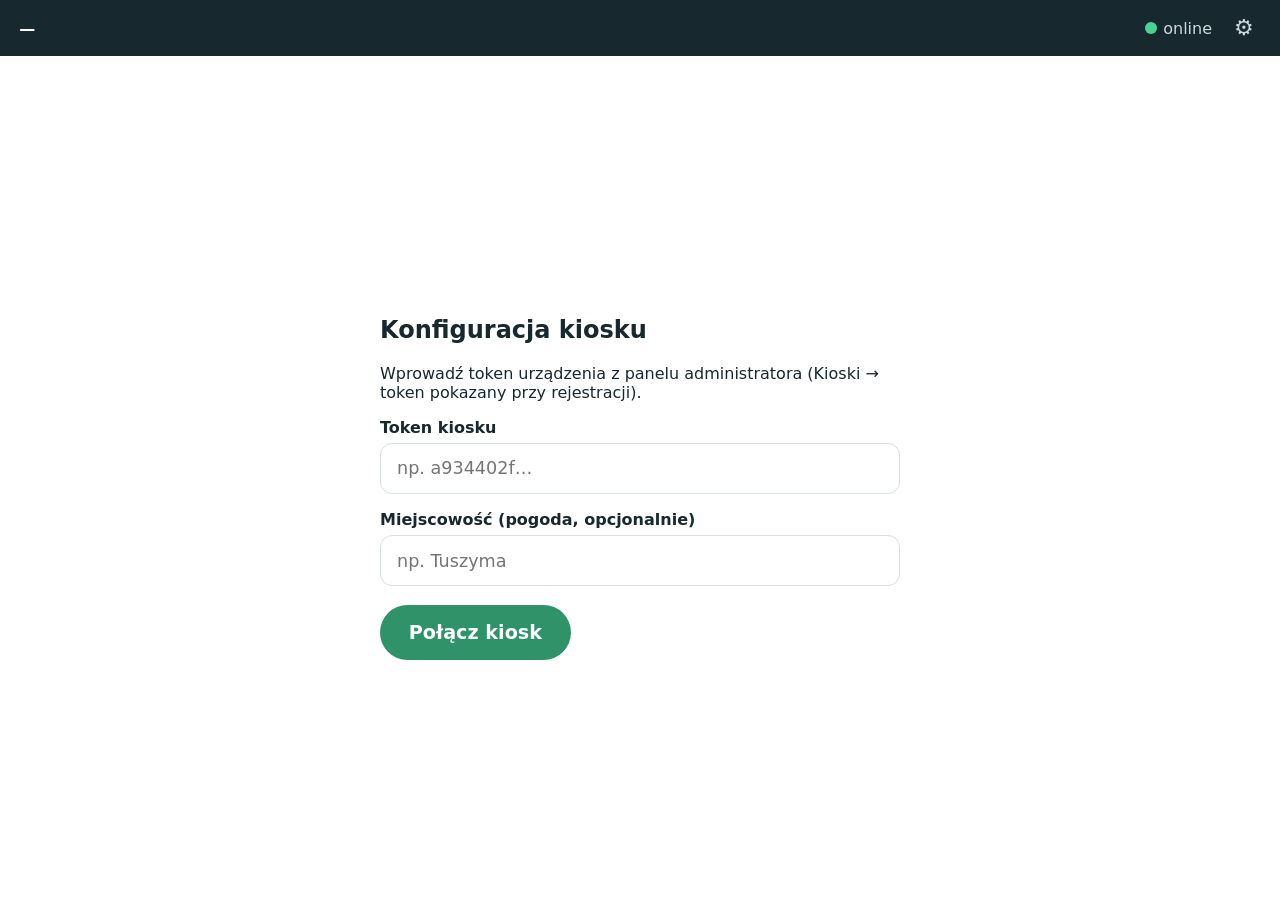
<file: CzaseoPraceo/kiosk/index.html>
<!DOCTYPE html>
<html lang="pl">
<head>
<meta charset="utf-8">
<meta name="viewport" content="width=device-width, initial-scale=1, maximum-scale=1, user-scalable=no, viewport-fit=cover">
<meta name="theme-color" content="#2f9268">
<title>CzaseoPraceo — Kiosk</title>
<link rel="manifest" href="manifest.webmanifest">
<link rel="icon" href="icon.svg" type="image/svg+xml">
<link rel="apple-touch-icon" href="icon.svg">
<link rel="stylesheet" href="style.css">
</head>
<body>

<!-- Pasek statusu: zakład, sieć, do synchronizacji, ustawienia -->
<div class="statusbar">
  <span class="loc" id="loc-name">—</span>
  <span class="spacer"></span>
  <span class="tosync" id="tosync"></span>
  <span class="net" id="net"><span class="dot"></span><span id="net-label">online</span></span>
  <button class="gear" id="gear" title="Ustawienia kiosku" aria-label="Ustawienia kiosku">⚙</button>
</div>

<!-- Pierwsze uruchomienie: token urządzenia -->
<section class="screen" id="screen-setup">
  <div class="box">
    <h1>Konfiguracja kiosku</h1>
    <p>Wprowadź token urządzenia z panelu administratora (Kioski → token pokazany przy rejestracji).</p>
    <label for="token">Token kiosku</label>
    <input type="text" id="token" autocomplete="off" autocapitalize="off" spellcheck="false" placeholder="np. a934402f…">
    <label for="city">Miejscowość (pogoda, opcjonalnie)</label>
    <input type="text" id="city" autocomplete="off" placeholder="np. Tuszyma">
    <div class="setup-error hidden" id="setup-error"></div>
    <button class="btn" id="setup-save">Połącz kiosk</button>
  </div>
</section>

<!-- Bezczynność / tablica informacyjna (tryb nasłuchiwania) -->
<section class="screen" id="screen-idle">
  <div class="board">
    <img id="board-logo" class="board-logo hidden" alt="Logo firmy">
    <div class="board-top">
      <div class="clock-col">
        <div class="clock" id="clock">--:--</div>
        <div class="date" id="date"></div>
        <div class="nameday" id="nameday"></div>
      </div>
      <div class="weather" id="weather" aria-live="polite"></div>
    </div>

    <div class="attendance">
      <div class="att-col att-present">
        <h2>Obecni <span class="cnt" id="present-count">0</span></h2>
        <div class="att-list" id="present-list"></div>
      </div>
      <div class="att-col att-absent">
        <h2>Nieobecni <span class="cnt" id="absent-count">0</span></h2>
        <div class="att-list" id="absent-list"></div>
      </div>
    </div>

    <div class="tap-bar"><span class="ico" aria-hidden="true">⊡</span> Przyłóż kartę do czytnika</div>
  </div>
</section>

<!-- Rozpoznanie + potwierdzenie -->
<section class="screen" id="screen-recognized">
  <img class="screen-logo hidden" data-logo alt="Logo firmy">
  <div class="rec-name" id="rec-name">—</div>
  <div class="rec-action">Wykryto: <strong id="rec-action">—</strong></div>
  <button class="big-btn" id="confirm-btn"><span id="confirm-label">Potwierdź</span></button>
  <button class="cancel-btn" id="cancel-btn">Anuluj</button>
</section>

<!-- Sukces -->
<section class="screen" id="screen-success">
  <img class="screen-logo hidden" data-logo alt="Logo firmy">
  <div class="result-ico" aria-hidden="true">✓</div>
  <div class="result-title" id="success-title">Zarejestrowano</div>
  <div class="result-sub" id="success-sub"></div>
</section>

<!-- Ostrzeżenie (np. dubel <15 min) -->
<section class="screen" id="screen-warn">
  <img class="screen-logo hidden" data-logo alt="Logo firmy">
  <div class="result-ico" aria-hidden="true">!</div>
  <div class="result-title" id="warn-title">Uwaga</div>
  <div class="result-sub" id="warn-sub"></div>
</section>

<!-- Błąd (np. nieznana karta) -->
<section class="screen" id="screen-error">
  <img class="screen-logo hidden" data-logo alt="Logo firmy">
  <div class="result-ico" aria-hidden="true">✕</div>
  <div class="result-title" id="error-title">Błąd</div>
  <div class="result-sub" id="error-sub"></div>
</section>

<script src="imieniny.js"></script>
<script src="app.js"></script>
</body>
</html>
</file>
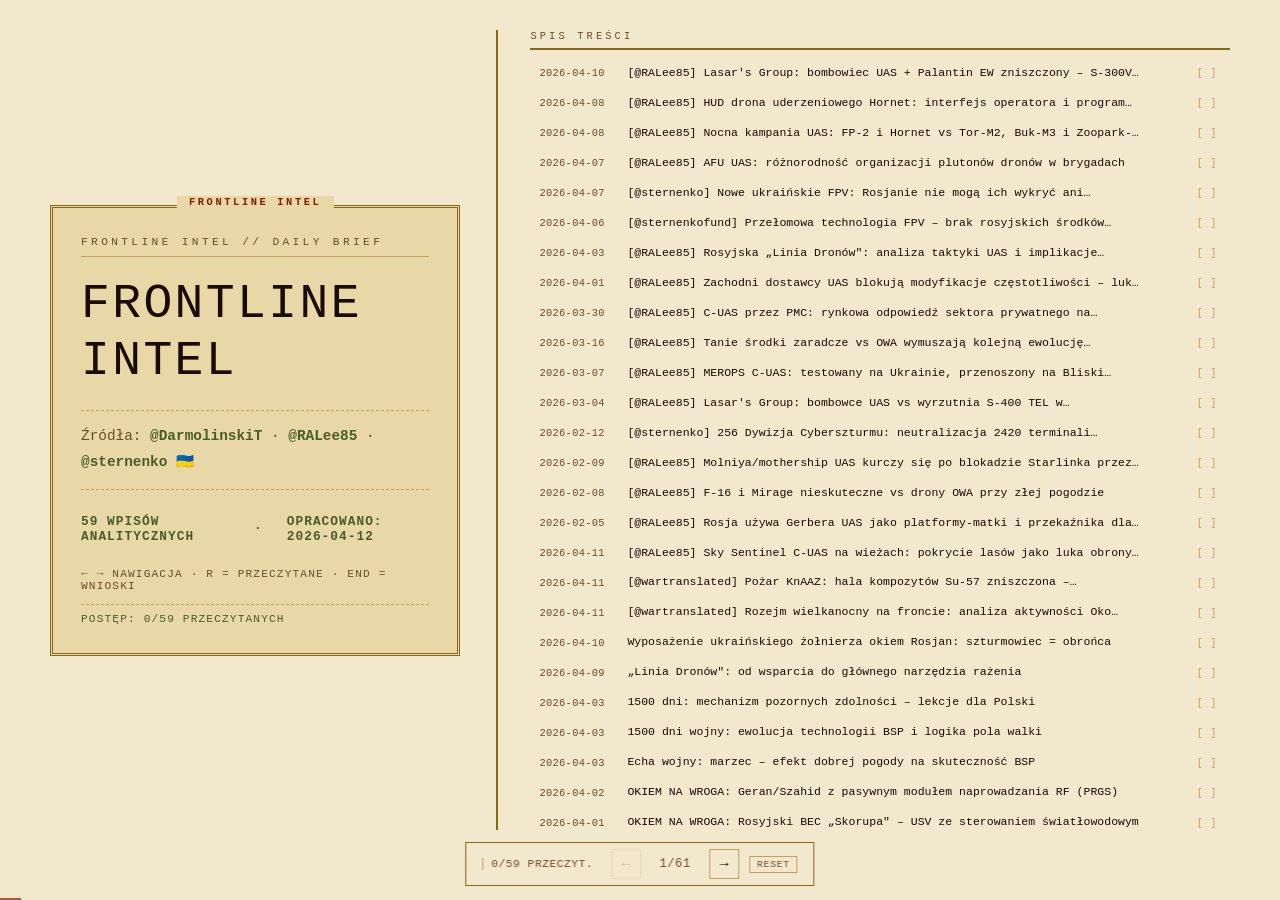
<file: frontline-intel.html>
<!DOCTYPE html>
<html lang="pl">
<head>
<meta charset="UTF-8">
<meta name="viewport" content="width=device-width, initial-scale=1.0">
<title>Frontline Intel</title>
<style>
*,*::before,*::after{box-sizing:border-box;margin:0;padding:0}
:root{
  --bg:#F2E8CE;
  --bg2:#EAD9B0;
  --accent:#8B1A00;
  --stamp:#B22222;
  --olive:#4A5C2A;
  --text:#1A0A00;
  --muted:#6B4C2A;
  --card:#E8D8A8;
  --border:#C4A05A;
  --border2:#8B6914;
}
@import url('https://fonts.googleapis.com/css2?family=Special+Elite&display=swap');
html,body{width:100%;height:100%;overflow:hidden;background:var(--bg);color:var(--text);font-family:'Special Elite','Courier New',Courier,monospace}

/* Paper texture overlay */
body::before{content:'';position:fixed;inset:0;background-image:url("data:image/svg+xml,%3Csvg xmlns='http://www.w3.org/2000/svg' width='300' height='300'%3E%3Cfilter id='noise'%3E%3CfeTurbulence type='fractalNoise' baseFrequency='0.85' numOctaves='4' stitchTiles='stitch'/%3E%3CfeColorMatrix type='saturate' values='0'/%3E%3C/filter%3E%3Crect width='300' height='300' filter='url(%23noise)' opacity='0.04'/%3E%3C/svg%3E");pointer-events:none;z-index:0;opacity:.5}

/* SLIDESHOW */
#slideshow{position:relative;width:100vw;height:100vh;overflow:hidden}
.slide{position:absolute;top:0;left:0;width:100%;height:100%;display:flex;align-items:center;justify-content:center;padding:40px 60px 80px;opacity:0;transition:opacity .3s ease;pointer-events:none;z-index:1}
.slide.active{opacity:1;pointer-events:all}
.slide.prev{opacity:0}

/* TITLE SLIDE */
.title-slide{background:var(--bg);flex-direction:column;text-align:center}
.title-content{max-width:820px;border:3px double var(--border2);padding:40px;position:relative;background:var(--card)}
.title-content::before{content:'FRONTLINE INTEL';position:absolute;top:-12px;left:50%;transform:translateX(-50%);background:var(--card);padding:0 12px;font-size:.65rem;letter-spacing:.25em;color:var(--accent);font-weight:700}
.title-label{font-size:.7rem;letter-spacing:.3em;text-transform:uppercase;color:var(--muted);margin-bottom:1.2rem;border-bottom:1px solid var(--border);padding-bottom:.5rem}
.title-slide h1{font-size:clamp(1.6rem,4vw,3rem);font-weight:400;line-height:1.2;margin-bottom:1.2rem;color:var(--text);text-transform:uppercase;letter-spacing:.05em}
.subtitle{font-size:.9rem;color:var(--muted);line-height:1.8;margin-bottom:1.5rem;border-top:1px dashed var(--border);border-bottom:1px dashed var(--border);padding:.8rem 0}
.meta-info{display:flex;gap:1.5rem;justify-content:center;align-items:center;font-size:.8rem;color:var(--olive);font-weight:700;margin-bottom:1.5rem;letter-spacing:.08em;text-transform:uppercase}
.nav-hint{font-size:.7rem;color:var(--muted);letter-spacing:.1em;text-transform:uppercase}

/* ENTRY SLIDES */
.entry-slide{background:var(--bg);align-items:flex-start;padding-top:40px}
.slide-inner{width:100%;max-width:1050px;height:100%;display:flex;flex-direction:column;gap:10px;position:relative}

/* Typewriter page marks */
.slide-inner::before{content:'';position:absolute;left:-30px;top:0;bottom:0;width:1px;background:rgba(180,50,0,.15)}
.slide-inner::after{content:'';position:absolute;left:-36px;top:0;bottom:0;width:1px;background:rgba(180,50,0,.08)}

.slide-header{display:flex;align-items:center;gap:12px;border-bottom:2px solid var(--border2);padding-bottom:8px;margin-bottom:4px}
.slide-date{font-size:.75rem;font-weight:700;color:var(--accent);letter-spacing:.1em;text-transform:uppercase;flex-shrink:0}
.slide-date::before{content:'DATA: '}
.slide-num-badge{font-size:.7rem;color:var(--muted);letter-spacing:.05em;flex-shrink:0}
.slide-num-badge::before{content:'RAPORT NR '}
.slide-title{font-size:clamp(1rem,2.2vw,1.45rem);font-weight:400;line-height:1.35;color:var(--text);text-transform:uppercase;letter-spacing:.03em;text-decoration:underline;text-decoration-color:var(--border);text-underline-offset:4px}
.slide-url{font-size:.68rem;color:var(--muted);font-style:italic}
.slide-url a{color:var(--muted);text-decoration:none}
.slide-url a:hover{color:var(--accent)}
.slide-url::before{content:'ŹRÓDŁO: ';font-style:normal;font-size:.63rem;letter-spacing:.1em;color:var(--muted)}
.bullets{list-style:none;flex:1;display:flex;flex-direction:column;justify-content:flex-start;gap:8px;overflow:hidden}
.bullets li{font-size:clamp(.78rem,1.3vw,.95rem);line-height:1.6;color:var(--text);padding:8px 12px 8px 24px;background:var(--card);border:1px solid var(--border);position:relative}
.bullets li::before{content:'>';position:absolute;left:8px;color:var(--olive);font-weight:700}
.bullets li::after{content:'';position:absolute;left:0;top:0;bottom:0;width:3px;background:var(--olive)}

/* READ STATE */
.read-btn{margin-left:auto;flex-shrink:0;background:none;border:1.5px solid var(--border);color:var(--muted);font-size:.65rem;padding:3px 10px;cursor:pointer;transition:all .2s;font-family:inherit;letter-spacing:.1em;text-transform:uppercase}
.read-btn:hover{border-color:var(--stamp);color:var(--stamp)}
.slide.is-read .read-btn{
  background:transparent;
  border-color:var(--stamp);
  color:var(--stamp);
  font-weight:700;
  letter-spacing:.15em;
  transform:rotate(-1deg);
  box-shadow:inset 0 0 0 1px rgba(178,34,34,.2);
}
.slide.is-read .slide-title{opacity:.5;text-decoration-line:line-through;text-decoration-color:var(--muted)}
.slide.is-read .slide-date{opacity:.5}
.slide.is-read .bullets li{opacity:.55}

/* FINAL SLIDE */
.final-slide{background:var(--bg);flex-direction:column;text-align:center}
.final-content{max-width:880px;border:3px double var(--border2);padding:36px;background:var(--card);position:relative}
.final-slide h1{font-size:clamp(1.4rem,3vw,2.2rem);font-weight:400;margin-bottom:1.5rem;color:var(--text);text-transform:uppercase;letter-spacing:.1em;text-decoration:underline;text-underline-offset:6px}
.final-bullets{list-style:none;text-align:left;display:flex;flex-direction:column;gap:8px;margin-bottom:1.5rem}
.final-bullets li{font-size:clamp(.8rem,1.2vw,.9rem);line-height:1.65;color:var(--text);padding:8px 12px 8px 24px;background:rgba(74,92,42,.06);border:1px solid rgba(74,92,42,.25);position:relative}
.final-bullets li::before{content:'>';position:absolute;left:8px;color:var(--olive);font-weight:700}
.final-footer{font-size:.7rem;color:var(--muted);letter-spacing:.12em;text-transform:uppercase;border-top:1px dashed var(--border);padding-top:.8rem;margin-top:.5rem}
.accent{color:var(--olive);font-weight:700}

/* PROGRESS BAR */
#progress{position:fixed;bottom:0;left:0;height:2px;background:var(--accent);transition:width .4s ease;z-index:100;opacity:.7}

/* NAV */
#nav{position:fixed;bottom:14px;left:50%;transform:translateX(-50%);display:flex;align-items:center;gap:10px;z-index:100;background:rgba(242,232,206,.92);backdrop-filter:blur(6px);border:1px solid var(--border2);padding:6px 16px}
.nav-btn{background:none;border:1px solid var(--border);color:var(--text);width:30px;height:30px;cursor:pointer;font-size:.9rem;display:flex;align-items:center;justify-content:center;transition:all .2s;font-family:inherit}
.nav-btn:hover{border-color:var(--accent);color:var(--accent)}
.nav-btn:disabled{opacity:.2;cursor:default}
#counter{font-size:.75rem;color:var(--muted);min-width:48px;text-align:center;font-variant-numeric:tabular-nums;letter-spacing:.05em}
#read-counter{font-size:.7rem;color:var(--muted);min-width:60px;text-align:center;padding:0 8px;border-left:1px solid var(--border);letter-spacing:.05em}
#read-counter.all-done{color:var(--olive);font-weight:700}
#btn-reset{background:none;border:1px solid var(--border);color:var(--muted);font-size:.6rem;padding:2px 7px;cursor:pointer;font-family:inherit;letter-spacing:.08em;text-transform:uppercase;transition:all .2s}
#btn-reset:hover{border-color:var(--accent);color:var(--accent)}


/* TITLE SLIDE LAYOUT */
.title-slide{flex-direction:row!important;text-align:left!important;gap:0;align-items:stretch!important;padding:30px 50px 70px!important}
.title-left{flex:0 0 38%;display:flex;align-items:center;border-right:2px solid var(--border2);padding-right:36px}
.title-content{max-width:100%;border:3px double var(--border2);padding:28px;position:relative;background:var(--card);width:100%}
.title-right{flex:1;padding-left:32px;display:flex;flex-direction:column;overflow:hidden}
.toc-label{font-size:.65rem;letter-spacing:.3em;text-transform:uppercase;color:var(--muted);border-bottom:2px solid var(--border2);padding-bottom:6px;margin-bottom:10px}
.toc-read-summary{margin-top:12px;font-size:.7rem;color:var(--olive);letter-spacing:.1em;text-transform:uppercase;border-top:1px dashed var(--border);padding-top:8px}

/* TOC LIST */
.toc-list{flex:1;overflow-y:auto;display:flex;flex-direction:column;gap:3px;padding-right:4px}
.toc-list::-webkit-scrollbar{width:4px}
.toc-list::-webkit-scrollbar-track{background:var(--bg2)}
.toc-list::-webkit-scrollbar-thumb{background:var(--border)}
.toc-item{display:grid;grid-template-columns:80px 1fr 70px;gap:8px;align-items:center;padding:5px 8px;cursor:pointer;border:1px solid transparent;transition:all .15s;font-size:.72rem}
.toc-item:hover{background:var(--card);border-color:var(--border)}
.toc-item.toc-read{opacity:.5}
.toc-item.toc-read .toc-status{color:var(--stamp);font-weight:700}
.toc-date{color:var(--muted);font-size:.65rem;flex-shrink:0;letter-spacing:.03em}
.toc-title{color:var(--text);line-height:1.3;overflow:hidden;display:-webkit-box;-webkit-line-clamp:1;-webkit-box-orient:vertical}
.toc-status{color:var(--border);font-size:.65rem;text-align:right;letter-spacing:.05em;flex-shrink:0}

/* HOME BUTTON + LOGO */
.slide-logo{display:flex;align-items:center;gap:6px;cursor:pointer;flex-shrink:0;user-select:none;transition:opacity .2s}
.slide-logo:hover{opacity:.7}
.logo-emblem{width:28px;height:28px;border:2px solid var(--accent);border-radius:50%;display:flex;align-items:center;justify-content:center;font-size:.6rem;font-weight:700;color:var(--accent);letter-spacing:0;flex-shrink:0;position:relative}
.logo-emblem::before{content:'';position:absolute;inset:2px;border:1px solid rgba(139,26,0,.25);border-radius:50%}
.logo-emblem span{position:relative;z-index:1}
.logo-text{font-size:.55rem;letter-spacing:.18em;color:var(--accent);text-transform:uppercase;line-height:1.2}
.logo-text small{display:block;font-size:.48rem;color:var(--muted);letter-spacing:.12em}

/* ═══════════════════════════════════════════════
   MOBILE RESPONSIVE — max-width: 700px
   ═══════════════════════════════════════════════ */
@media (max-width: 700px) {

  /* === GLOBAL === */
  html, body { overflow: hidden; }

  /* === ENTRY SLIDES === */
  .slide { padding: 14px 14px 70px; align-items: flex-start; }
  .slide-inner { gap: 7px; }

  /* Header row: logo | date+badge | read-btn */
  .slide-header {
    display: grid;
    grid-template-columns: auto 1fr auto;
    gap: 8px;
    align-items: center;
    padding-bottom: 7px;
    flex-wrap: nowrap;
  }
  .slide-date { font-size: .7rem; }
  .slide-date::before { content: ''; } /* remove "DATA:" prefix on mobile */
  .slide-num-badge { font-size: .65rem; text-align: right; }
  .slide-num-badge::before { content: ''; } /* remove "RAPORT NR" on mobile */

  /* Title */
  .slide-title {
    font-size: 1rem !important;
    line-height: 1.35;
    letter-spacing: .01em;
  }

  /* URL */
  .slide-url { font-size: .65rem; }
  .slide-url::before { content: ''; } /* remove "ŹRÓDŁO:" on mobile */

  /* Bullets */
  .bullets { gap: 6px; overflow: visible; }
  .bullets li {
    font-size: .88rem !important;
    line-height: 1.55;
    padding: 9px 10px 9px 22px;
  }

  /* Read button — bigger tap target */
  .read-btn {
    font-size: .6rem;
    padding: 6px 10px;
    min-height: 36px;
    white-space: nowrap;
  }

  /* Logo home button */
  .logo-emblem { width: 26px; height: 26px; }

  /* === TITLE SLIDE — stack vertically === */
  .title-slide {
    flex-direction: column !important;
    align-items: stretch !important;
    padding: 14px 14px 70px !important;
    gap: 0 !important;
    overflow: hidden;
  }
  .title-left {
    flex: 0 0 auto;
    border-right: none !important;
    border-bottom: 2px solid var(--border2);
    padding-right: 0 !important;
    padding-bottom: 12px;
  }
  .title-content {
    padding: 16px;
  }
  .title-content h1 { font-size: 1.4rem; }
  .subtitle { font-size: .78rem; padding: .5rem 0; }
  .meta-info { font-size: .68rem; gap: .7rem; flex-wrap: wrap; }
  .nav-hint { font-size: .62rem; }
  .toc-read-summary { font-size: .65rem; }

  .title-right {
    flex: 1;
    padding-left: 0 !important;
    padding-top: 10px;
    overflow: hidden;
    min-height: 0;
  }
  .toc-label { font-size: .6rem; margin-bottom: 8px; }

  /* TOC items — bigger tap targets */
  .toc-item {
    grid-template-columns: 72px 1fr 50px;
    gap: 6px;
    padding: 8px 6px;
    min-height: 40px;
    font-size: .7rem;
  }
  .toc-date { font-size: .62rem; }
  .toc-title { font-size: .7rem; -webkit-line-clamp: 2; }
  .toc-status { font-size: .6rem; }

  /* === NAVIGATION BAR === */
  #nav {
    padding: 6px 12px;
    gap: 8px;
    bottom: 10px;
  }
  .nav-btn {
    width: 40px;
    height: 40px;
    font-size: 1rem;
  }
  #counter { font-size: .7rem; min-width: 40px; }
  #read-counter { font-size: .65rem; min-width: 52px; padding: 0 6px; }
  #btn-reset { font-size: .58rem; padding: 4px 8px; }

  /* === FINAL SLIDE === */
  .final-content { padding: 20px 16px; }
  .final-slide h1 { font-size: 1.3rem; margin-bottom: 1rem; }
  .final-bullets li { font-size: .85rem; padding: 8px 10px 8px 22px; }
  .final-footer { font-size: .65rem; }

  /* swipe hint — shown only once via JS class */
  .swipe-hint {
    position: fixed;
    bottom: 70px;
    left: 50%;
    transform: translateX(-50%);
    font-size: .65rem;
    color: var(--muted);
    letter-spacing: .1em;
    text-transform: uppercase;
    background: rgba(242,232,206,.9);
    padding: 4px 14px;
    border: 1px dashed var(--border);
    pointer-events: none;
    opacity: 1;
    transition: opacity 1s;
    z-index: 200;
    white-space: nowrap;
  }
  .swipe-hint.hidden { opacity: 0; }
}

/* Extra small — very narrow phones */
@media (max-width: 390px) {
  .slide { padding: 10px 10px 68px; }
  .title-content h1 { font-size: 1.2rem; }
  .slide-title { font-size: .92rem !important; }
  .bullets li { font-size: .82rem !important; }
  .toc-item { grid-template-columns: 60px 1fr 42px; }
}
</style>
</head>
<body>

<div id="slideshow">
<div class="slide title-slide" data-index="0">
<div class="title-left">
  <div class="title-content">
    <div class="title-label">FRONTLINE INTEL // DAILY BRIEF</div>
    <h1>Frontline Intel</h1>
    <div class="subtitle">Źródła: <span class="accent">@DarmolinskiT</span> · <span class="accent">@RALee85</span> · <span class="accent">@sternenko</span> 🇺🇦</div>
    <div class="meta-info">
      <span>59 WPISÓW ANALITYCZNYCH</span>
      <span>·</span>
      <span>OPRACOWANO: 2026-04-12</span>
    </div>
    <div class="nav-hint">← → NAWIGACJA · R = PRZECZYTANE · END = WNIOSKI</div>
    <div class="toc-read-summary" id="toc-summary">POSTĘP: <span id="toc-progress">0/59</span> PRZECZYTANYCH</div>
  </div>
</div>
<div class="title-right">
  <div class="toc-label">SPIS TREŚCI</div>
  <div class="toc-list" id="toc-list">
<div class="toc-item" id="toc-1" onclick="goToSlide(1)"><span class="toc-date">2026-04-10</span><span class="toc-title">[@RALee85] Lasar's Group: bombowiec UAS + Palantin EW zniszczony – S-300V wyeliminowany</span><span class="toc-status" id="tocs-1">[ ]</span></div>
<div class="toc-item" id="toc-2" onclick="goToSlide(2)"><span class="toc-date">2026-04-08</span><span class="toc-title">[@RALee85] HUD drona uderzeniowego Hornet: interfejs operatora i program Swift Beat (Eric Schmidt)</span><span class="toc-status" id="tocs-2">[ ]</span></div>
<div class="toc-item" id="toc-3" onclick="goToSlide(3)"><span class="toc-date">2026-04-08</span><span class="toc-title">[@RALee85] Nocna kampania UAS: FP-2 i Hornet vs Tor-M2, Buk-M3 i Zoopark-1M</span><span class="toc-status" id="tocs-3">[ ]</span></div>
<div class="toc-item" id="toc-4" onclick="goToSlide(4)"><span class="toc-date">2026-04-07</span><span class="toc-title">[@RALee85] AFU UAS: różnorodność organizacji plutonów dronów w brygadach</span><span class="toc-status" id="tocs-4">[ ]</span></div>
<div class="toc-item" id="toc-5" onclick="goToSlide(5)"><span class="toc-date">2026-04-07</span><span class="toc-title">[@sternenko] Nowe ukraińskie FPV: Rosjanie nie mogą ich wykryć ani zneutralizować</span><span class="toc-status" id="tocs-5">[ ]</span></div>
<div class="toc-item" id="toc-6" onclick="goToSlide(6)"><span class="toc-date">2026-04-06</span><span class="toc-title">[@sternenkofund] Przełomowa technologia FPV – brak rosyjskich środków zaradczych</span><span class="toc-status" id="tocs-6">[ ]</span></div>
<div class="toc-item" id="toc-7" onclick="goToSlide(7)"><span class="toc-date">2026-04-03</span><span class="toc-title">[@RALee85] Rosyjska „Linia Dronów": analiza taktyki UAS i implikacje ewolucji</span><span class="toc-status" id="tocs-7">[ ]</span></div>
<div class="toc-item" id="toc-8" onclick="goToSlide(8)"><span class="toc-date">2026-04-01</span><span class="toc-title">[@RALee85] Zachodni dostawcy UAS blokują modyfikacje częstotliwości – luka interoperacyjności</span><span class="toc-status" id="tocs-8">[ ]</span></div>
<div class="toc-item" id="toc-9" onclick="goToSlide(9)"><span class="toc-date">2026-03-30</span><span class="toc-title">[@RALee85] C-UAS przez PMC: rynkowa odpowiedź sektora prywatnego na zagrożenie OWA</span><span class="toc-status" id="tocs-9">[ ]</span></div>
<div class="toc-item" id="toc-10" onclick="goToSlide(10)"><span class="toc-date">2026-03-16</span><span class="toc-title">[@RALee85] Tanie środki zaradcze vs OWA wymuszają kolejną ewolucję platform uderzeniowych</span><span class="toc-status" id="tocs-10">[ ]</span></div>
<div class="toc-item" id="toc-11" onclick="goToSlide(11)"><span class="toc-date">2026-03-07</span><span class="toc-title">[@RALee85] MEROPS C-UAS: testowany na Ukrainie, przenoszony na Bliski Wschód</span><span class="toc-status" id="tocs-11">[ ]</span></div>
<div class="toc-item" id="toc-12" onclick="goToSlide(12)"><span class="toc-date">2026-03-04</span><span class="toc-title">[@RALee85] Lasar's Group: bombowce UAS vs wyrzutnia S-400 TEL w Biełgorodzie</span><span class="toc-status" id="tocs-12">[ ]</span></div>
<div class="toc-item" id="toc-13" onclick="goToSlide(13)"><span class="toc-date">2026-02-12</span><span class="toc-title">[@sternenko] 256 Dywizja Cyberszturmu: neutralizacja 2420 terminali Starlink wroga</span><span class="toc-status" id="tocs-13">[ ]</span></div>
<div class="toc-item" id="toc-14" onclick="goToSlide(14)"><span class="toc-date">2026-02-09</span><span class="toc-title">[@RALee85] Molniya/mothership UAS kurczy się po blokadzie Starlinka przez Rosjan</span><span class="toc-status" id="tocs-14">[ ]</span></div>
<div class="toc-item" id="toc-15" onclick="goToSlide(15)"><span class="toc-date">2026-02-08</span><span class="toc-title">[@RALee85] F-16 i Mirage nieskuteczne vs drony OWA przy złej pogodzie</span><span class="toc-status" id="tocs-15">[ ]</span></div>
<div class="toc-item" id="toc-16" onclick="goToSlide(16)"><span class="toc-date">2026-02-05</span><span class="toc-title">[@RALee85] Rosja używa Gerbera UAS jako platformy-matki i przekaźnika dla FPV</span><span class="toc-status" id="tocs-16">[ ]</span></div>

<div class="toc-item" id="toc-17" onclick="goToSlide(17)"><span class="toc-date">2026-04-11</span><span class="toc-title">[@RALee85] Sky Sentinel C-UAS na wieżach: pokrycie lasów jako luka obrony powietrznej</span><span class="toc-status" id="tocs-17">[ ]</span></div>
<div class="toc-item" id="toc-18" onclick="goToSlide(18)"><span class="toc-date">2026-04-11</span><span class="toc-title">[@wartranslated] Pożar KnAAZ: hala kompozytów Su-57 zniszczona – zagrożenie produkcji seryjnej</span><span class="toc-status" id="tocs-18">[ ]</span></div>
<div class="toc-item" id="toc-19" onclick="goToSlide(19)"><span class="toc-date">2026-04-11</span><span class="toc-title">[@wartranslated] Rozejm wielkanocny na froncie: analiza aktywności Oko Gora</span><span class="toc-status" id="tocs-19">[ ]</span></div>
<div class="toc-item" id="toc-20" onclick="goToSlide(20)"><span class="toc-date">2026-04-10</span><span class="toc-title">Wyposażenie ukraińskiego żołnierza okiem Rosjan: szturmowiec = obrońca</span><span class="toc-status" id="tocs-20">[ ]</span></div>
<div class="toc-item" id="toc-21" onclick="goToSlide(21)"><span class="toc-date">2026-04-09</span><span class="toc-title">„Linia Dronów": od wsparcia do głównego narzędzia rażenia</span><span class="toc-status" id="tocs-21">[ ]</span></div>
<div class="toc-item" id="toc-22" onclick="goToSlide(22)"><span class="toc-date">2026-04-03</span><span class="toc-title">1500 dni: mechanizm pozornych zdolności – lekcje dla Polski</span><span class="toc-status" id="tocs-22">[ ]</span></div>
<div class="toc-item" id="toc-23" onclick="goToSlide(23)"><span class="toc-date">2026-04-03</span><span class="toc-title">1500 dni wojny: ewolucja technologii BSP i logika pola walki</span><span class="toc-status" id="tocs-23">[ ]</span></div>
<div class="toc-item" id="toc-24" onclick="goToSlide(24)"><span class="toc-date">2026-04-03</span><span class="toc-title">Echa wojny: marzec – efekt dobrej pogody na skuteczność BSP</span><span class="toc-status" id="tocs-24">[ ]</span></div>
<div class="toc-item" id="toc-25" onclick="goToSlide(25)"><span class="toc-date">2026-04-02</span><span class="toc-title">OKIEM NA WROGA: Geran/Szahid z pasywnym modułem naprowadzania RF (PRGS)</span><span class="toc-status" id="tocs-25">[ ]</span></div>
<div class="toc-item" id="toc-26" onclick="goToSlide(26)"><span class="toc-date">2026-04-01</span><span class="toc-title">OKIEM NA WROGA: Rosyjski BEC „Skorupa&quot; – USV ze sterowaniem światłowodowym</span><span class="toc-status" id="tocs-26">[ ]</span></div>
<div class="toc-item" id="toc-27" onclick="goToSlide(27)"><span class="toc-date">2026-03-31</span><span class="toc-title">Dron vs dron: ukraiński FPV „Darts&quot; zestrzelony przez rosyjski FPV z ostrzami</span><span class="toc-status" id="tocs-27">[ ]</span></div>
<div class="toc-item" id="toc-28" onclick="goToSlide(28)"><span class="toc-date">2026-03-31</span><span class="toc-title">Krytyka szkolenia BSP w WP: aktywność ≠ zdolność bojowa</span><span class="toc-status" id="tocs-28">[ ]</span></div>
<div class="toc-item" id="toc-29" onclick="goToSlide(29)"><span class="toc-date">2026-03-30</span><span class="toc-title">OKIEM NA WROGA: Rosyjskie naziemne platformy robotyczne – system „Kuryer&quot;</span><span class="toc-status" id="tocs-29">[ ]</span></div>
<div class="toc-item" id="toc-30" onclick="goToSlide(30)"><span class="toc-date">2026-01-14</span><span class="toc-title">Rosyjska rewolucja dronowa: zmiana systemowa, nie tylko sprzętowa</span><span class="toc-status" id="tocs-30">[ ]</span></div>
<div class="toc-item" id="toc-31" onclick="goToSlide(31)"><span class="toc-date">2025-05-10</span><span class="toc-title">KamAZ z dronami: co naprawdę oznacza dronizacja pola walki</span><span class="toc-status" id="tocs-31">[ ]</span></div>
<div class="toc-item" id="toc-32" onclick="goToSlide(32)"><span class="toc-date">2024-08-06</span><span class="toc-title">Ewolucja ukraińskich sił BSP: od kompanii do rodzaju wojsk</span><span class="toc-status" id="tocs-32">[ ]</span></div>
<div class="toc-item" id="toc-33" onclick="goToSlide(33)"><span class="toc-date">2026-03-26</span><span class="toc-title">Attrition by design: koszt wyeliminowania żołnierza = 878 USD</span><span class="toc-status" id="tocs-33">[ ]</span></div>
<div class="toc-item" id="toc-34" onclick="goToSlide(34)"><span class="toc-date">2026-03-24</span><span class="toc-title">OKIEM NA WROGA: Rosyjska militarna konstelacja LEO „Rassvet&quot; (Bureau 1440)</span><span class="toc-status" id="tocs-34">[ ]</span></div>
<div class="toc-item" id="toc-35" onclick="goToSlide(35)"><span class="toc-date">2026-03-21</span><span class="toc-title">Ukraina eksportuje kompetencje C-UAS do krajów Zatoki Perskiej</span><span class="toc-status" id="tocs-35">[ ]</span></div>
<div class="toc-item" id="toc-36" onclick="goToSlide(36)"><span class="toc-date">2026-03-23</span><span class="toc-title">Rosyjski komponent BSP: skalowanie do 101 tys. żołnierzy – pełnoskalowy filar walki</span><span class="toc-status" id="tocs-36">[ ]</span></div>
<div class="toc-item" id="toc-37" onclick="goToSlide(37)"><span class="toc-date">2026-03-20</span><span class="toc-title">Iran: systemy 358 i 359 – loitering SAM, tani „myśliwy na drony&quot;</span><span class="toc-status" id="tocs-37">[ ]</span></div>
<div class="toc-item" id="toc-38" onclick="goToSlide(38)"><span class="toc-date">2026-03-18</span><span class="toc-title">OKIEM NA WROGA: Rosyjski ciężki heksakopter do zrzutów „Korwet&quot;</span><span class="toc-status" id="tocs-38">[ ]</span></div>
<div class="toc-item" id="toc-39" onclick="goToSlide(39)"><span class="toc-date">2026-03-17</span><span class="toc-title">Zwalczanie FPV na światłowodzie: koniec ery samego jammingu</span><span class="toc-status" id="tocs-39">[ ]</span></div>
<div class="toc-item" id="toc-40" onclick="goToSlide(40)"><span class="toc-date">2026-03-16</span><span class="toc-title">Anatomia interceptora AS3 „Surveyor&quot; (system MEROPS): 15 tys. USD za Raspberry Pi</span><span class="toc-status" id="tocs-40">[ ]</span></div>
<div class="toc-item" id="toc-41" onclick="goToSlide(41)"><span class="toc-date">2026-03-11</span><span class="toc-title">Laser do przecinania światłowodu dronów FPV – krytyczna weryfikacja</span><span class="toc-status" id="tocs-41">[ ]</span></div>
<div class="toc-item" id="toc-42" onclick="goToSlide(42)"><span class="toc-date">2026-03-10</span><span class="toc-title">Irański Arash-2: ciężka amunicja krążąca z zasięgiem 2000 km</span><span class="toc-status" id="tocs-42">[ ]</span></div>
<div class="toc-item" id="toc-43" onclick="goToSlide(43)"><span class="toc-date">2026-03-09</span><span class="toc-title">Irański Hadid-110: hybryda amunicji krążącej i pocisku manewrującego, 500 km/h</span><span class="toc-status" id="tocs-43">[ ]</span></div>
<div class="toc-item" id="toc-44" onclick="goToSlide(44)"><span class="toc-date">2026-03-08</span><span class="toc-title">Trzecia faza wojny dronowej: przetrwanie platformy ISR w środowisku C-UAS</span><span class="toc-status" id="tocs-44">[ ]</span></div>
<div class="toc-item" id="toc-45" onclick="goToSlide(45)"><span class="toc-date">2026-01-13</span><span class="toc-title">OKIEM NA WROGA: Cała rodzina Gerań – od wolnego drona masowego do odrzutowej platformy hybrydowej</span><span class="toc-status" id="tocs-45">[ ]</span></div>
<div class="toc-item" id="toc-46" onclick="goToSlide(46)"><span class="toc-date">2026-01-12</span><span class="toc-title">OKIEM NA WROGA: Herań-5 – analiza techniczna odrzutowej platformy uderzeniowej</span><span class="toc-status" id="tocs-46">[ ]</span></div>
<div class="toc-item" id="toc-47" onclick="goToSlide(47)"><span class="toc-date">2026-01-10</span><span class="toc-title">Oresznik (R-26 Rubież): fizyka głowicy hipersonicznej uderzenia kinetycznego</span><span class="toc-status" id="tocs-47">[ ]</span></div>
<div class="toc-item" id="toc-48" onclick="goToSlide(48)"><span class="toc-date">2026-01-04</span><span class="toc-title">OKIEM NA WROGA: Shahed/Gerań z MANPADS Igła – platforma hybrydowa ataku i samoobrony</span><span class="toc-status" id="tocs-48">[ ]</span></div>
<div class="toc-item" id="toc-49" onclick="goToSlide(49)"><span class="toc-date">2025-12-31</span><span class="toc-title">Rok 2025 w wojnie dronowej: koniec ery prostych rozwiązań, dominacja systemów</span><span class="toc-status" id="tocs-49">[ ]</span></div>
<div class="toc-item" id="toc-50" onclick="goToSlide(50)"><span class="toc-date">2025-12-25</span><span class="toc-title">OKIEM NA WROGA: Gerań-2 z R-60 – pełna konfiguracja techniczna + globalny łańcuch dostaw komponentów</span><span class="toc-status" id="tocs-50">[ ]</span></div>
<div class="toc-item" id="toc-51" onclick="goToSlide(51)"><span class="toc-date">2025-12-24</span><span class="toc-title">Gerań-2: zmiana celu w końcowej fazie lotu – human-in-the-loop przez MESH + LTE</span><span class="toc-status" id="tocs-51">[ ]</span></div>
<div class="toc-item" id="toc-52" onclick="goToSlide(52)"><span class="toc-date">2025-12-22</span><span class="toc-title">Rosyjski magazyn ~2000 dronów: cisza operacyjna to przygotowanie, nie słabość</span><span class="toc-status" id="tocs-52">[ ]</span></div>
<div class="toc-item" id="toc-53" onclick="goToSlide(53)"><span class="toc-date">2025-12-21</span><span class="toc-title">Krytyczna analiza C-UAS: fałszywe założenia jammingu RF/GPS wobec dronów LTE/5G/INS</span><span class="toc-status" id="tocs-53">[ ]</span></div>
<div class="toc-item" id="toc-54" onclick="goToSlide(54)"><span class="toc-date">2025-10-29</span><span class="toc-title">Drony-zasadzki i „latające miny&quot;: zrzuty na oczekujące drony jako taktyka frontowa</span><span class="toc-status" id="tocs-54">[ ]</span></div>
<div class="toc-item" id="toc-55" onclick="goToSlide(55)"><span class="toc-date">2025-10-26</span><span class="toc-title">OKIEM NA WROGA: Rosyjski podręcznik frontowy – systematyczne uczenie się z doświadczeń bojowych</span><span class="toc-status" id="tocs-55">[ ]</span></div>
<div class="toc-item" id="toc-56" onclick="goToSlide(56)"><span class="toc-date">2025-10-23</span><span class="toc-title">System DOME (OAST): fizyczna kopuła antydronowa – prosta fizyka pokonuje zaawansowaną elektronikę</span><span class="toc-status" id="tocs-56">[ ]</span></div>
<div class="toc-item" id="toc-57" onclick="goToSlide(57)"><span class="toc-date">2025-04-28</span><span class="toc-title">Ukraiński dron-rakieta: zacieranie granicy między BSP, amunicją krążącą i pociskiem manewrującym</span><span class="toc-status" id="tocs-57">[ ]</span></div>
<div class="toc-item" id="toc-58" onclick="goToSlide(58)"><span class="toc-date">2025-04-24</span><span class="toc-title">OKIEM NA WROGA: Rosyjskie drony światłowodowe z systemem backup Hermes – architektura dwutorowa</span><span class="toc-status" id="tocs-58">[ ]</span></div>
<div class="toc-item" id="toc-59" onclick="goToSlide(59)"><span class="toc-date">2025-04-21</span><span class="toc-title">OKIEM NA WROGA: Rosyjski „Jeż&quot; – stacjonarna kopuła C-UAS z rurami ogniowymi i IR-detekcją</span><span class="toc-status" id="tocs-59">[ ]</span></div>
  </div>
</div>
</div>
<div class="slide entry-slide" data-index="1">
  <div class="slide-inner">
    <div class="slide-header"><div class="slide-logo" onclick="goToSlide(0)" title="Powrót do spisu treści"><div class="logo-emblem"><span>BSP</span></div><div class="logo-text">INTEL<small>← SPIS</small></div></div>
      <div class="slide-date">2026-04-10</div>
      <div class="slide-num-badge">1/59</div>
      <button class="read-btn" onclick="toggleRead(1,event)" title="R">[ PRZECZYTANE ]</button>
    </div>
    <h2 class="slide-title">[@RALee85] Lasar's Group: bombowiec UAS + Palantin EW zniszczony – S-300V wyeliminowany</h2>
    <div class="slide-url"><a href="https://x.com/RALee85/status/2042636133180260536" target="_blank">x.com/RALee85/…/2042636133180260536</a></div>
    <ul class="bullets">
    <li>Lasar's Group wykonała atak bombowcem UAS, niszcząc rosyjski system zagłuszania Palantin EW – jeden z kluczowych węzłów elektronicznego dowodzenia, multiplikujący sygnały dla dziesiątek jednostek.</li>
    <li>W tej samej akcji wyeliminowano wyrzutnię S-300V; Rob Lee wskazuje, że to przykład zdolności Ukrainy do atakowania systemów posiadających własną wielowarstwową ochronę.</li>
    <li>Taktyczna konkluzja: drony bombowe grup specjalnych stają się narzędziem precyzyjnego uderzenia w infrastrukturę EW – nie tylko w pojazdy pancerne czy artylerię.</li>
    <li>Zniszczenie Palantina degraduje rosyjską zdolność do zakłócania ukraińskiej komunikacji i koordynacji ognia; każdy taki węzeł obsługuje sygnały dowodzenia dla rozległego sektora frontu.</li>
    </ul>
  </div>
</div>
<div class="slide entry-slide" data-index="2">
  <div class="slide-inner">
    <div class="slide-header"><div class="slide-logo" onclick="goToSlide(0)" title="Powrót do spisu treści"><div class="logo-emblem"><span>BSP</span></div><div class="logo-text">INTEL<small>← SPIS</small></div></div>
      <div class="slide-date">2026-04-08</div>
      <div class="slide-num-badge">2/59</div>
      <button class="read-btn" onclick="toggleRead(2,event)" title="R">[ PRZECZYTANE ]</button>
    </div>
    <h2 class="slide-title">[@RALee85] HUD drona uderzeniowego Hornet: interfejs operatora i program Swift Beat (Eric Schmidt)</h2>
    <div class="slide-url"><a href="https://x.com/RALee85/status/2041813051217703000" target="_blank">x.com/RALee85/…/2041813051217703000</a></div>
    <ul class="bullets">
    <li>Rob Lee opisuje HUD (heads-up display) drona uderzeniowego Hornet – wizualizację pola walki z perspektywy operatora, umożliwiającą precyzyjne naprowadzanie w czasie rzeczywistym bez znajomości specyfiki platformy.</li>
    <li>Hornet wpisuje się w program Swift Beat finansowany przez Erica Schmidta (były CEO Google) – inicjatywę przekształcania komercyjnych UAV w platformy uderzeniowe z ujednoliconym interfejsem operatora.</li>
    <li>Standaryzacja HUD skraca czas szkolenia: operator przeszkolony na jednej platformie może obsługiwać kolejne bez głębokiej rekwalifikacji – skalowanie ludzkie uzupełnia skalowanie sprzętowe.</li>
    <li>Gdy interfejs jest zunifikowany, rotacja operatorów między typami dronów staje się operacyjnie wykonalna – kluczowa zaleta przy wysokich stratach i szybkim tempie wdrażania nowych platform.</li>
    </ul>
  </div>
</div>
<div class="slide entry-slide" data-index="3">
  <div class="slide-inner">
    <div class="slide-header"><div class="slide-logo" onclick="goToSlide(0)" title="Powrót do spisu treści"><div class="logo-emblem"><span>BSP</span></div><div class="logo-text">INTEL<small>← SPIS</small></div></div>
      <div class="slide-date">2026-04-08</div>
      <div class="slide-num-badge">3/59</div>
      <button class="read-btn" onclick="toggleRead(3,event)" title="R">[ PRZECZYTANE ]</button>
    </div>
    <h2 class="slide-title">[@RALee85] Nocna kampania UAS: FP-2 i Hornet vs Tor-M2, Buk-M3 i Zoopark-1M</h2>
    <div class="slide-url"><a href="https://x.com/RALee85/status/2041811816590774430" target="_blank">x.com/RALee85/…/2041811816590774430</a></div>
    <ul class="bullets">
    <li>Rob Lee dokumentuje nocną kampanię UAS z użyciem FP-2 i Hornet skierowanych przeciw rosyjskim Tor-M2, Buk-M3 oraz radarowi artyleryjskiemu Zoopark-1M – celowanie w węzły warstwy obrony powietrznej i rozpoznania ogniowego.</li>
    <li>Atak na Zoopark-1M to uderzenie w zdolność Rosjan do lokalizacji ukraińskiej artylerii; neutralizacja tego systemu wydłuża żywotność własnych wyrzutni rakietowych o godziny.</li>
    <li>Nocny charakter operacji wskazuje na rosnące zdolności nawigacji bez GPS: drony korzystają z termowizji lub INS, omijając RF-zakłócenia dominujące w dziennym środowisku EW.</li>
    <li>Wzorzec taktyczny: kampanie nocne uderzają w systemy OPL i radary artyleryjskie – elementy o wysokiej wartości, których straty destabilizują całą architekturę obrony obszarowej danego sektora.</li>
    </ul>
  </div>
</div>
<div class="slide entry-slide" data-index="4">
  <div class="slide-inner">
    <div class="slide-header"><div class="slide-logo" onclick="goToSlide(0)" title="Powrót do spisu treści"><div class="logo-emblem"><span>BSP</span></div><div class="logo-text">INTEL<small>← SPIS</small></div></div>
      <div class="slide-date">2026-04-07</div>
      <div class="slide-num-badge">4/59</div>
      <button class="read-btn" onclick="toggleRead(4,event)" title="R">[ PRZECZYTANE ]</button>
    </div>
    <h2 class="slide-title">[@RALee85] AFU UAS: różnorodność organizacji plutonów dronów w brygadach</h2>
    <div class="slide-url"><a href="https://x.com/RALee85/status/2041469521601421373" target="_blank">x.com/RALee85/…/2041469521601421373</a></div>
    <ul class="bullets">
    <li>Rob Lee wskazuje brak jednolitego modelu organizacyjnego plutonów dronów w AFU – różne brygady wypracowały własne struktury oparte na doświadczeniu bojowym, a nie odgórnym szablonie doktrynalnym.</li>
    <li>Elastyczność organizacyjna to jednocześnie siła i słabość: pozwala na lokalną adaptację, ale utrudnia interoperacyjność, wspólne szkolenie i ujednoliconą logistykę części zamiennych między jednostkami.</li>
    <li>Ukraiński model UAS jest bottom-up: innowacje idą od operatorów do dowódców – wyjaśnia to szybkość taktycznych innowacji przy powolności standaryzacji doktrynalnej na poziomie armii.</li>
    <li>Lekcja dla NATO: standaryzacja plutonów dronów przed konfliktem jest wielokrotnie łatwiejsza niż w jego trakcie – czas pokoju jest jedyną okazją na ujednolicenie modeli bez kosztu operacyjnego.</li>
    </ul>
  </div>
</div>
<div class="slide entry-slide" data-index="5">
  <div class="slide-inner">
    <div class="slide-header"><div class="slide-logo" onclick="goToSlide(0)" title="Powrót do spisu treści"><div class="logo-emblem"><span>BSP</span></div><div class="logo-text">INTEL<small>← SPIS</small></div></div>
      <div class="slide-date">2026-04-07</div>
      <div class="slide-num-badge">5/59</div>
      <button class="read-btn" onclick="toggleRead(5,event)" title="R">[ PRZECZYTANE ]</button>
    </div>
    <h2 class="slide-title">[@sternenko] Nowe ukraińskie FPV: Rosjanie nie mogą ich wykryć ani zneutralizować</h2>
    <div class="slide-url"><a href="https://x.com/sternenko/status/2041434826524242314" target="_blank">x.com/sternenko/…/2041434826524242314</a></div>
    <ul class="bullets">
    <li>Serhii Sternenko (doradca Ministra Obrony Ukrainy) ogłasza nową generację ukraińskich dronów FPV, którym rosyjskie systemy C-UAS nie są w stanie skutecznie przeciwdziałać – ani wykryć, ani zneutralizować.</li>
    <li>Kluczowy parametr: drony tej serii mają zredukowany ślad elektromagnetyczny – sugeruje zastosowanie łącza światłowodowego, FHSS o dużym skoku lub sygnału o szerokim widmie zbliżonym do szumu tła.</li>
    <li>Brak rosyjskich countermeasures oznacza, że systemy jammingu i interceptory kalibrowane pod dotychczasowe FPV tracą skuteczność – Rosja musi opracować nową kontrę, co zajmuje tygodnie lub miesiące.</li>
    <li>Jako doradca MON Sternenko potwierdza oficjalny charakter informacji – to sygnał o gotowości seryjnej, nie doniesienie z frontu; nowa generacja wchodzi do operacyjnego wdrożenia.</li>
    </ul>
  </div>
</div>
<div class="slide entry-slide" data-index="6">
  <div class="slide-inner">
    <div class="slide-header"><div class="slide-logo" onclick="goToSlide(0)" title="Powrót do spisu treści"><div class="logo-emblem"><span>BSP</span></div><div class="logo-text">INTEL<small>← SPIS</small></div></div>
      <div class="slide-date">2026-04-06</div>
      <div class="slide-num-badge">6/59</div>
      <button class="read-btn" onclick="toggleRead(6,event)" title="R">[ PRZECZYTANE ]</button>
    </div>
    <h2 class="slide-title">[@sternenkofund] Przełomowa technologia FPV – brak rosyjskich środków zaradczych</h2>
    <div class="slide-url"><a href="https://x.com/sternenkofund/status/2041034417666494846" target="_blank">x.com/sternenkofund/…/2041034417666494846</a></div>
    <ul class="bullets">
    <li>Konto @sternenkofund opisuje technologiczny przełom w dziedzinie ukraińskich FPV – nowe łącze komunikacyjne, na które Rosjanie nie mają wypracowanych środków zaradczych po weryfikacji bojowej.</li>
    <li>Post jest częścią kampanii zbiórkowej, ale zawiera informację techniczną: nowa technologia była testowana w warunkach bojowych z pozytywnym wynikiem zanim ogłoszono ją publicznie.</li>
    <li>Dynamika informacyjna: Ukraińcy coraz częściej ogłaszają przełomy taktyczne tuż po operacyjnej weryfikacji – skraca to czas od prototypu do świadomości sojuszniczej, przyspieszając transfer know-how.</li>
    <li>Gdy dwie platformy (osobista i zbiórkowa Sternenki) potwierdzają tę samą innowację w odstępie 24 godzin – to sygnał gotowości do szerszego wdrożenia, nie jednostkowego prototypu.</li>
    </ul>
  </div>
</div>
<div class="slide entry-slide" data-index="7">
  <div class="slide-inner">
    <div class="slide-header"><div class="slide-logo" onclick="goToSlide(0)" title="Powrót do spisu treści"><div class="logo-emblem"><span>BSP</span></div><div class="logo-text">INTEL<small>← SPIS</small></div></div>
      <div class="slide-date">2026-04-03</div>
      <div class="slide-num-badge">7/59</div>
      <button class="read-btn" onclick="toggleRead(7,event)" title="R">[ PRZECZYTANE ]</button>
    </div>
    <h2 class="slide-title">[@RALee85] Rosyjska „Linia Dronów": analiza taktyki UAS i implikacje dla obrony</h2>
    <div class="slide-url"><a href="https://x.com/RALee85/status/2040097377831297285" target="_blank">x.com/RALee85/…/2040097377831297285</a></div>
    <ul class="bullets">
    <li>Rob Lee analizuje rosyjską koncepcję „Linii Dronów" – pasma pokrycia UAS wzdłuż frontu, zastępującego pola minowe i ograniczającego ukraińskie możliwości infiltracji; kombinacja dronów-wartowników FPV, platform obserwacyjnych i stałych punktów startowych.</li>
    <li>Kluczowa ocena: podobnie jak pola minowe, Linia Dronów spowalnia i kanalizuje manewry, ale nie zatrzymuje ich – warunki atmosferyczne (mgła, deszcz) i zakłócenia RF tworzą chwilowe okna przejścia.</li>
    <li>Penetracja Linii Dronów wymaga koordynacji: jammer EW + atak na punkty startowe + okno pogodowe – operacja wieloelementowa, logistycznie trudniejsza niż przejście przez klasyczne pole minowe.</li>
    <li>Ewolucja doktrynalna: zapora dronowa jako substytut pola minowego to zmiana paradygmatu – jest resetowalna (drony można zastąpić), mobilna i niewidoczna dla tradycyjnego rozminowywania inżynieryjnego.</li>
    </ul>
  </div>
</div>
<div class="slide entry-slide" data-index="8">
  <div class="slide-inner">
    <div class="slide-header"><div class="slide-logo" onclick="goToSlide(0)" title="Powrót do spisu treści"><div class="logo-emblem"><span>BSP</span></div><div class="logo-text">INTEL<small>← SPIS</small></div></div>
      <div class="slide-date">2026-04-01</div>
      <div class="slide-num-badge">8/59</div>
      <button class="read-btn" onclick="toggleRead(8,event)" title="R">[ PRZECZYTANE ]</button>
    </div>
    <h2 class="slide-title">[@RALee85] Zachodni dostawcy UAS blokują modyfikacje częstotliwości – luka interoperacyjności NATO</h2>
    <div class="slide-url"><a href="https://x.com/RALee85/status/2039450708639097324" target="_blank">x.com/RALee85/…/2039450708639097324</a></div>
    <ul class="bullets">
    <li>Rob Lee wskazuje krytyczny problem: zachodni producenci UAS nakładają ograniczenia firmware blokujące zmianę częstotliwości łącza – co jest niezbędne w środowisku rosyjskiego jammingu EW.</li>
    <li>Powód restrykcji: wymogi regulacyjne krajów eksportujących (FCC, ETSI) i obawy proliferacyjne – platformy skonfigurowane do skoku częstotliwości mogłyby trafić na niekontrolowany rynek wtórny.</li>
    <li>Wynik praktyczny: część zachodnich dronów bojowych jest nieskuteczna w rosyjskim środowisku EW, podczas gdy tańsze platformy modyfikowane przez Ukraińców lub Rosjan działają elastyczniej i skuteczniej.</li>
    <li>Luka regulacyjna NATO: konieczna jest szybka ścieżka zwalniania ograniczeń firmware dla potwierdzonych użytkowników końcowych – inaczej zachodni sprzęt będzie systematycznie gorszy od modyfikowanego komercyjnego.</li>
    </ul>
  </div>
</div>
<div class="slide entry-slide" data-index="9">
  <div class="slide-inner">
    <div class="slide-header"><div class="slide-logo" onclick="goToSlide(0)" title="Powrót do spisu treści"><div class="logo-emblem"><span>BSP</span></div><div class="logo-text">INTEL<small>← SPIS</small></div></div>
      <div class="slide-date">2026-03-30</div>
      <div class="slide-num-badge">9/59</div>
      <button class="read-btn" onclick="toggleRead(9,event)" title="R">[ PRZECZYTANE ]</button>
    </div>
    <h2 class="slide-title">[@RALee85] C-UAS przez PMC: rynkowa odpowiedź sektora prywatnego na zagrożenie OWA</h2>
    <div class="slide-url"><a href="https://x.com/RALee85/status/2038569606319690138" target="_blank">x.com/RALee85/…/2038569606319690138</a></div>
    <ul class="bullets">
    <li>Rob Lee dokumentuje rosnący udział prywatnych firm wojskowych (PMC) i wykonawców obronnych w rynku systemów C-UAS – odpowiedź sektora prywatnego na zapotrzebowanie generowane przez drony OWA.</li>
    <li>Firmy prywatne działają szybciej niż zamówienia rządowe: cykl od prototypu do wdrożenia skraca się z lat do miesięcy, gdy rynek jest wystarczająco duży i pilny – Ukraina pełni rolę globalnego poligonu testowego.</li>
    <li>Produkty PMC w C-UAS obejmują: systemy detekcji RF, interceptory kinetyczne, algorytmy AI do identyfikacji i mobilne platformy jammingowe – wszystkie weryfikowane w rzeczywistych warunkach bojowych.</li>
    <li>Konsekwencja strategiczna: wiedza operacyjna PMC z Ukrainy zostanie skomercjalizowana globalnie – kraje bez własnego przemysłu obronnego będą kupować gotowe pakiety C-UAS za 2-5 lat.</li>
    </ul>
  </div>
</div>
<div class="slide entry-slide" data-index="10">
  <div class="slide-inner">
    <div class="slide-header"><div class="slide-logo" onclick="goToSlide(0)" title="Powrót do spisu treści"><div class="logo-emblem"><span>BSP</span></div><div class="logo-text">INTEL<small>← SPIS</small></div></div>
      <div class="slide-date">2026-03-16</div>
      <div class="slide-num-badge">10/59</div>
      <button class="read-btn" onclick="toggleRead(10,event)" title="R">[ PRZECZYTANE ]</button>
    </div>
    <h2 class="slide-title">[@RALee85] Tanie środki zaradcze vs OWA wymuszają kolejną ewolucję platform uderzeniowych</h2>
    <div class="slide-url"><a href="https://x.com/RALee85/status/2033619081262174210" target="_blank">x.com/RALee85/…/2033619081262174210</a></div>
    <ul class="bullets">
    <li>Rob Lee analizuje spiralę ewolucji: tanie siatki, pułapki i interceptory kinetyczne stały się skutecznym countermeasure dla OWA – co wymusza ewolucję samych platform atakujących, by ominąć nowe bariery.</li>
    <li>Kluczowa obserwacja: gdy koszt obrony (siatka antydronowa za 50 USD) jest niższy niż koszt drona atakującego (500–2000 USD), atakujący traci rachunek ekonomiczny – musi odpowiedzieć innowacją platformy.</li>
    <li>Odpowiedź konstruktorów: wyższy pułap lotu (ponad siatkami), zmiana trajektorii ataku na pionową lub ukośną, zastosowanie dronów-zwabiaczy poprzedzających uderzenie właściwe.</li>
    <li>Środowisko OWA w 2026 roku to nie pole walki, lecz laboratorium ewolucji taktycznej w czasie rzeczywistym – każde skuteczne countermeasure generuje nowe zagrożenie w cyklu liczonym w tygodniach.</li>
    </ul>
  </div>
</div>
<div class="slide entry-slide" data-index="11">
  <div class="slide-inner">
    <div class="slide-header"><div class="slide-logo" onclick="goToSlide(0)" title="Powrót do spisu treści"><div class="logo-emblem"><span>BSP</span></div><div class="logo-text">INTEL<small>← SPIS</small></div></div>
      <div class="slide-date">2026-03-07</div>
      <div class="slide-num-badge">11/59</div>
      <button class="read-btn" onclick="toggleRead(11,event)" title="R">[ PRZECZYTANE ]</button>
    </div>
    <h2 class="slide-title">[@RALee85] MEROPS C-UAS: testowany na Ukrainie, przenoszony na Bliski Wschód</h2>
    <div class="slide-url"><a href="https://x.com/RALee85/status/2030055835502788951" target="_blank">x.com/RALee85/…/2030055835502788951</a></div>
    <ul class="bullets">
    <li>Rob Lee informuje o przeniesieniu systemu MEROPS (Teledyne FLIR) z Ukrainy na operacje na Bliskim Wschodzie – Ukraina jako globalny poligon testowy, rynek bliskowschodni jako pierwsza komercjalizacja.</li>
    <li>MEROPS opiera się na platformie interceptora AS3 Surveyor (opisanego wcześniej w tej prezentacji) – autonomiczny dron-strażnik polujący na OWA i FPV, ceniony za zdolność do operowania w środowisku EW.</li>
    <li>Przeniesienie operacyjne sugeruje, że system przeszedł wystarczającą weryfikację bojową na Ukrainie, by być oferowanym sojusznikom jako produkt gotowy do wdrożenia, nie wersja development.</li>
    <li>Wzorzec globalny: Ukraina systematycznie eksportuje nie tylko doświadczenie, ale konkretne systemy C-UAS przetestowane w intensywnym konflikcie – tworząc niszę eksportową o rosnącej wartości strategicznej.</li>
    </ul>
  </div>
</div>
<div class="slide entry-slide" data-index="12">
  <div class="slide-inner">
    <div class="slide-header"><div class="slide-logo" onclick="goToSlide(0)" title="Powrót do spisu treści"><div class="logo-emblem"><span>BSP</span></div><div class="logo-text">INTEL<small>← SPIS</small></div></div>
      <div class="slide-date">2026-03-04</div>
      <div class="slide-num-badge">12/59</div>
      <button class="read-btn" onclick="toggleRead(12,event)" title="R">[ PRZECZYTANE ]</button>
    </div>
    <h2 class="slide-title">[@RALee85] Lasar's Group: bombowce UAS vs wyrzutnia S-400 TEL w Biełgorodzie</h2>
    <div class="slide-url"><a href="https://x.com/RALee85/status/2029168578969108521" target="_blank">x.com/RALee85/…/2029168578969108521</a></div>
    <ul class="bullets">
    <li>Rob Lee dokumentuje operację Lasar's Group: ukraińskie drony bombowe uderzyły w wyrzutnię S-400 TEL (Transporter-Erector-Launcher) na terytorium Rosji w obwodzie biełgorodzkim.</li>
    <li>S-400 TEL to cel o najwyższej wartości strategicznej: jeden TEL kosztuje ponad 100 mln USD, nie może być szybko zastąpiony, a jego utrata redukuje głębię rosyjskiej obrony powietrznej całego sektora.</li>
    <li>Taktyka Lasar's Group: długodystansowe bombowce UAS (zmodyfikowane samoloty z ładunkiem) operują poza zasięgiem typowych systemów C-UAS ochrony punktowej rozmieszczonych wokół systemu.</li>
    <li>Precedens operacyjny: skuteczny atak dronem na S-400 zmienia calculus rosyjskiej OPL – każdy TEL musi teraz posiadać własną warstwę C-UAS, co generuje dodatkowe koszty i ciągnie zasoby logistyczne.</li>
    </ul>
  </div>
</div>
<div class="slide entry-slide" data-index="13">
  <div class="slide-inner">
    <div class="slide-header"><div class="slide-logo" onclick="goToSlide(0)" title="Powrót do spisu treści"><div class="logo-emblem"><span>BSP</span></div><div class="logo-text">INTEL<small>← SPIS</small></div></div>
      <div class="slide-date">2026-02-12</div>
      <div class="slide-num-badge">13/59</div>
      <button class="read-btn" onclick="toggleRead(13,event)" title="R">[ PRZECZYTANE ]</button>
    </div>
    <h2 class="slide-title">[@sternenko] 256 Dywizja Cyberszturmu: neutralizacja 2420 terminali Starlink wroga</h2>
    <div class="slide-url"><a href="https://x.com/sternenko/status/2021949608725733738" target="_blank">x.com/sternenko/…/2021949608725733738</a></div>
    <ul class="bullets">
    <li>Sternenko ogłasza wynik operacji 256. Dywizji Cyberszturmu (256th Cyber Assault Division): zablokowanie 2 420 rosyjskich terminali Starlink używanych w operacjach frontowych.</li>
    <li>Mechanizm: dywizja koordynuje z operatorami Starlink wyłączanie konkretnych urządzeń identyfikowanych przez wywiad – zamiast jammingu fizycznego stosowane jest blokowanie na poziomie usługi sieciowej.</li>
    <li>Skalowanie efektu: 2 420 terminali = setki rosyjskich jednostek batalionowych pozbawionych łączności szerokopasmowej, degradacja koordynacji dronów FPV, artylerii precyzyjnej i łączności video.</li>
    <li>Asymetria operacyjna: koszt cybernetycznego zablokowania terminalu jest wielokrotnie niższy niż jego fizycznej neutralizacji; 256. Dywizja skaluje efekt przy minimalnym ryzyku dla własnych operatorów.</li>
    </ul>
  </div>
</div>
<div class="slide entry-slide" data-index="14">
  <div class="slide-inner">
    <div class="slide-header"><div class="slide-logo" onclick="goToSlide(0)" title="Powrót do spisu treści"><div class="logo-emblem"><span>BSP</span></div><div class="logo-text">INTEL<small>← SPIS</small></div></div>
      <div class="slide-date">2026-02-09</div>
      <div class="slide-num-badge">14/59</div>
      <button class="read-btn" onclick="toggleRead(14,event)" title="R">[ PRZECZYTANE ]</button>
    </div>
    <h2 class="slide-title">[@RALee85] Molniya/mothership UAS kurczy się po blokadzie Starlinka przez Rosjan</h2>
    <div class="slide-url"><a href="https://x.com/RALee85/status/2020809682403688550" target="_blank">x.com/RALee85/…/2020809682403688550</a></div>
    <ul class="bullets">
    <li>Rob Lee opisuje redukcję operacji ukraińskich platform Molniya (mothership) po tym, jak Rosja skutecznie zakłóciła sygnały Starlink wykorzystywane do koordynacji misji rojów FPV.</li>
    <li>Mothership UAS wynosi drony FPV poza zasięg naziemnych jammerów – jej skuteczność zależy od łącza szerokopasmowego Starlink do sterowania dronem-matką i koordynacji roju potomnego.</li>
    <li>Degradacja Starlinka = degradacja koncepcji mothership: bez niezawodnego backhaul platforma-matka nie może koordynować odpalania i naprowadzania FPV w czasie rzeczywistym.</li>
    <li>Wniosek: kolejna generacja mothership UAS musi zastosować łącza mesh autonomiczne lub zapasowe systemy komunikacji niepodatne na zakłócenia – zależność od jednego dostawcy łączności satelitarnej to punkt awarii.</li>
    </ul>
  </div>
</div>
<div class="slide entry-slide" data-index="15">
  <div class="slide-inner">
    <div class="slide-header"><div class="slide-logo" onclick="goToSlide(0)" title="Powrót do spisu treści"><div class="logo-emblem"><span>BSP</span></div><div class="logo-text">INTEL<small>← SPIS</small></div></div>
      <div class="slide-date">2026-02-08</div>
      <div class="slide-num-badge">15/59</div>
      <button class="read-btn" onclick="toggleRead(15,event)" title="R">[ PRZECZYTANE ]</button>
    </div>
    <h2 class="slide-title">[@RALee85] F-16 i Mirage nieskuteczne vs drony OWA przy złej pogodzie</h2>
    <div class="slide-url"><a href="https://x.com/RALee85/status/2020548898486424039" target="_blank">x.com/RALee85/…/2020548898486424039</a></div>
    <ul class="bullets">
    <li>Rob Lee analizuje ograniczenia F-16 i Mirage 2000 w zwalczaniu dronów OWA (Shahed/Geran) przy złej pogodzie: chmury, deszcz i mgła uniemożliwiają skuteczne użycie rakiet naprowadzanych na IR.</li>
    <li>Problem fizyczny: drony OWA generują słaby ślad cieplny, a warunki atmosferyczne absorbują i rozpraszają sygnał IR – głowica naprowadzająca traci lock w zasięgu setek metrów od celu.</li>
    <li>Konsekwencja operacyjna: Rosja może planować zmasowane uderzenia Shahedami na okresy złej pogody, wiedząc że ukraińskie F-16 mają ograniczoną zdolność przechwycenia – luka w harmonogramowaniu obrony.</li>
    <li>Rozwiązanie strukturalne: zwalczanie OWA wymaga wielowarstwowej obrony radar + SHORAD kinetyczny + jammer RF, nie tylko myśliwców – F-16 jest narzędziem uzupełniającym w tej architekturze, nie podstawowym.</li>
    </ul>
  </div>
</div>
<div class="slide entry-slide" data-index="16">
  <div class="slide-inner">
    <div class="slide-header"><div class="slide-logo" onclick="goToSlide(0)" title="Powrót do spisu treści"><div class="logo-emblem"><span>BSP</span></div><div class="logo-text">INTEL<small>← SPIS</small></div></div>
      <div class="slide-date">2026-02-05</div>
      <div class="slide-num-badge">16/59</div>
      <button class="read-btn" onclick="toggleRead(16,event)" title="R">[ PRZECZYTANE ]</button>
    </div>
    <h2 class="slide-title">[@RALee85] Rosja używa Gerbera UAS jako platformy-matki i przekaźnika dla FPV</h2>
    <div class="slide-url"><a href="https://x.com/RALee85/status/2019318334530154790" target="_blank">x.com/RALee85/…/2019318334530154790</a></div>
    <ul class="bullets">
    <li>Rob Lee dokumentuje rosyjskie użycie Gerbera UAS (klasy MALE) w roli mothership i retransmittera sygnału dla dronów FPV – analogia do ukraińskich eksperymentów z platformami-matkami i dowód symetrii ewolucji.</li>
    <li>Gerber jako przekaźnik: unosi się na dużej wysokości poza zasięgiem naziemnych jammerów i retransmituje sygnał sterowania FPV do operatora oddalonego o kilkadziesiąt km – przełamując barierę odległości RF.</li>
    <li>Taktyczne implikacje: operator FPV prowadzi atak z głębokiego zaplecza; utrata Gerbera = utrata łączności dla całego roju operującego pod jego parasolem komunikacyjnym.</li>
    <li>Symetria ewolucji: Rosja kopiuje ukraińską koncepcję mothership – potwierdza, że spirala taktyczna UAS jest obustronna i przyspiesza po obu stronach frontu; innowacja jednej strony jest natychmiast adoptowana przez drugą.</li>
    </ul>
  </div>
</div>

<div class="slide entry-slide" data-index="17">
  <div class="slide-inner">
    <div class="slide-header"><div class="slide-logo" onclick="goToSlide(0)" title="Powrót do spisu treści"><div class="logo-emblem"><span>BSP</span></div><div class="logo-text">INTEL<small>← SPIS</small></div></div>
      <div class="slide-date">2026-04-11</div>
      <div class="slide-num-badge">1/59</div>
      <button class="read-btn" onclick="toggleRead(17,event)" title="R">[ PRZECZYTANE ]</button>
    </div>
    <h2 class="slide-title">[@RALee85] Sky Sentinel C-UAS na wieżach: pokrycie lasów jako luka obrony powietrznej</h2>
    <div class="slide-url"><a href="https://x.com/RALee85/status/2042922342272127136" target="_blank">x.com/RALee85/…/2042922342272127136</a></div>
    <ul class="bullets">
    <li>Ukraińska firma Carmine Sky rozpoczęła instalację wież wyposażonych w zdalnie sterowane wieżyczki Sky Sentinel – system zaprojektowany do zwalczania dronów rosyjskich, w tym Shahedów.</li>
    <li>Rob Lee wskazuje kluczową zaletę taktyczną: wieże zapewniają linię wzroku ponad korony drzew – mobilne systemy OPL i SPAAGi tracą skuteczność w zalesionym terenie, wieżyczki eliminują tę lukę.</li>
    <li>Stacjonarne, zdalnie sterowane platformy na wieżach zapewniają stałe pokrycie sektora bez rotacji obsługi – przewaga nad mobilnymi zespołami w środowisku leśnym.</li>
    <li>Ewolucja C-UAS: od mobilnych systemów jammingowych do stacjonarnych, kinetycznych platform pokrywających sektory niedostępne dla klasycznej obrony; architektura zwiększa odporność przy braku zasięgu radiowego.</li>
    </ul>
  </div>
</div>
<div class="slide entry-slide" data-index="18">
  <div class="slide-inner">
    <div class="slide-header"><div class="slide-logo" onclick="goToSlide(0)" title="Powrót do spisu treści"><div class="logo-emblem"><span>BSP</span></div><div class="logo-text">INTEL<small>← SPIS</small></div></div>
      <div class="slide-date">2026-04-11</div>
      <div class="slide-num-badge">2/59</div>
      <button class="read-btn" onclick="toggleRead(18,event)" title="R">[ PRZECZYTANE ]</button>
    </div>
    <h2 class="slide-title">[@wartranslated] Pożar KnAAZ: hala kompozytów Su-57 zniszczona – zagrożenie produkcji seryjnej</h2>
    <div class="slide-url"><a href="https://x.com/wartranslated/status/2043006460649435375" target="_blank">x.com/wartranslated/…/2043006460649435375</a></div>
    <ul class="bullets">
    <li>Pożar w Zakładach Lotniczych im. Gagarina (KnAAZ) w Komsomolsku nad Amurem – wstępne raporty wskazują na zajęty warsztat wytwarzający podzespoły krytyczne dla produkcji seryjnej.</li>
    <li>Analitycy OSINT CyberBoroshno precyzują: pożar objął Halę nr 46, produkującą części kompozytowe do Su-57 – jedynego rosyjskiego myśliwca 5. generacji w produkcji seryjnej.</li>
    <li>Zniszczenie Hali nr 46 może bezpośrednio wstrzymać lub spowolnić produkcję Su-57 – platforma wytwarzana w bardzo małej skali, każde zakłócenie łańcucha dostaw ma nieproporcjonalnie duży efekt.</li>
    <li>Incydent wpisuje się w serię uderzeń i zdarzeń w rosyjskim przemyśle lotniczym – strategiczne znaczenie zdarzenia przekracza skalę lokalnego pożaru ze względu na krytyczną rolę KnAAZ.</li>
    </ul>
  </div>
</div>
<div class="slide entry-slide" data-index="19">
  <div class="slide-inner">
    <div class="slide-header"><div class="slide-logo" onclick="goToSlide(0)" title="Powrót do spisu treści"><div class="logo-emblem"><span>BSP</span></div><div class="logo-text">INTEL<small>← SPIS</small></div></div>
      <div class="slide-date">2026-04-11</div>
      <div class="slide-num-badge">3/59</div>
      <button class="read-btn" onclick="toggleRead(19,event)" title="R">[ PRZECZYTANE ]</button>
    </div>
    <h2 class="slide-title">[@wartranslated] Rozejm wielkanocny na froncie: analiza aktywności Oko Gora</h2>
    <div class="slide-url"><a href="https://x.com/wartranslated/status/2043045867234496612" target="_blank">x.com/wartranslated/…/2043045867234496612</a></div>
    <ul class="bullets">
    <li>Analitycy Oko Gora: rozejm wielkanocny ograniczył aktywność na spokojniejszych odcinkach niemal do zera, ale walka na aktywnych frontach trwa – brak pełnego przestrzegania po stronie rosyjskiej.</li>
    <li>Kontynuowane pomimo rozejmu: ograniczone szturmy piechoty, loty FPV, użycie Lanzetów i Molniów oraz artyleria na aktywnych odcinkach frontu.</li>
    <li>Pełna cisza tylko w segmencie masowych ataków: brak Shahedów, brak KABów, brak startów balistycznych, MLRS w większości zamilkł – zawieszono scentralizowane uderzenia.</li>
    <li>Wzorzec selektywnego rozejmu: scentralizowane masowe uderzenia zatrzymane, lokalne działania taktyczne na inicjatywę jednostek frontowych kontynuowane – cenne dane dla analizy zdolności decyzyjnych RU.</li>
    </ul>
  </div>
</div>
<div class="slide entry-slide" data-index="20">
  <div class="slide-inner">
    <div class="slide-header"><div class="slide-logo" onclick="goToSlide(0)" title="Powrót do spisu treści"><div class="logo-emblem"><span>BSP</span></div><div class="logo-text">INTEL<small>← SPIS</small></div></div>
      <div class="slide-date">2026-04-10</div>
      <div class="slide-num-badge">4/59</div>
      <button class="read-btn" onclick="toggleRead(20,event)" title="R">[ PRZECZYTANE ]</button>
    </div>
    <h2 class="slide-title">Wyposażenie ukraińskiego żołnierza okiem Rosjan: szturmowiec = obrońca</h2>
    <div class="slide-url"><a href="https://x.com/DarmolinskiT/status/2042500602987491485" target="_blank">x.com/…/2042500602987491485</a></div>
    <ul class="bullets">
    <li>Rosyjski kanał dokumentuje linię wyposażenia ukraińskiego żołnierza – materiał ujawnia standaryzację zestawu bojowego wskazującą na głęboką zmianę modelu przygotowania każdego żołnierza UA do walki.</li>
    <li>Zatarcie granicy szturmowiec–obrońca: ukraiński żołnierz musi być gotowy do obu ról naprzemiennie – wymaga to zunifikowanego, wielozadaniowego wyposażenia zamiast zestawów wyspecjalizowanych.</li>
    <li>Wyposażenie przestało być kategoryzowane „tylko dla szturmowców" – każdy żołnierz dysponuje zestawem umożliwiającym działanie zarówno ofensywne, jak i defensywne bez wymiany sprzętu.</li>
    <li>Zmiana odzwierciedla ewolucję ukraińskiej doktryny bojowej: elastyczność roli i gotowość do natychmiastowej zmiany funkcji (szturm↔obrona) stały się kluczową kompetencją żołnierza frontu.</li>
    </ul>
  </div>
</div>
<div class="slide entry-slide" data-index="21">
  <div class="slide-inner">
    <div class="slide-header"><div class="slide-logo" onclick="goToSlide(0)" title="Powrót do spisu treści"><div class="logo-emblem"><span>BSP</span></div><div class="logo-text">INTEL<small>← SPIS</small></div></div>
      <div class="slide-date">2026-04-09</div>
      <div class="slide-num-badge">5/59</div>
      <button class="read-btn" onclick="toggleRead(21,event)" title="R">[ PRZECZYTANE ]</button>
    </div>
    <h2 class="slide-title">„Linia Dronów": od wsparcia do głównego narzędzia rażenia</h2>
    <div class="slide-url"><a href="https://x.com/DarmolinskiT/status/2042250710733947382" target="_blank">x.com/…/2042250710733947382</a></div>
    <ul class="bullets">
    <li>Program „Linia Dronów" odpowiada już za ~25% rażeń celów na froncie (dane min. Fedorowa) — to nie lokalny sukces, lecz wejście w nowy model prowadzenia wojny, gdzie drony są głównym narzędziem zadawania strat.</li>
    <li>Cel programu: strefa rażenia 10–15 km głębokości — wykrycie, śledzenie i niszczenie przeciwnika zanim dotrze do ukraińskiej piechoty; rdzeniem są jednostki z realnym know-how: K-2, Achilles, RAROG, Ptaki Madyara, Feniks.</li>
    <li>Skala: ponad 1000 załóg, w marcu 10,5 tys. zaatakowanych rosyjskich żołnierzy i setki jednostek sprzętu; Holandia zadeklarowała 880 mln EUR na rozwój programu.</li>
    <li>Strategiczny wniosek: jeśli Ukraina skutecznie przeniesie doświadczenia elitarnych jednostek na poziom systemowy, powstaje nowa doktryna walki — ciągły łańcuch wykrycie→identyfikacja→dane→uderzenie zamiast klasycznego układu piechota+artyleria.</li>
    </ul>
  </div>
</div>
<div class="slide entry-slide" data-index="22">
  <div class="slide-inner">
    <div class="slide-header"><div class="slide-logo" onclick="goToSlide(0)" title="Powrót do spisu treści"><div class="logo-emblem"><span>BSP</span></div><div class="logo-text">INTEL<small>← SPIS</small></div></div>
      <div class="slide-date">2026-04-03</div>
      <div class="slide-num-badge">6/59</div>
      <button class="read-btn" onclick="toggleRead(22,event)" title="R">[ PRZECZYTANE ]</button>
    </div>
    <h2 class="slide-title">1500 dni: mechanizm pozornych zdolności – lekcje dla Polski</h2>
    <div class="slide-url"><a href="https://x.com/DarmolinskiT/status/2039913187961667788" target="_blank">x.com/…/2039913187961667788</a></div>
    <ul class="bullets">
    <li>W Polsce utrwala się mechanizm produkowania komfortowego obrazu własnych zdolności – na kolejnych szczeblach systemu niewygodne fakty są rozcieńczane, braki opisywane językiem postępu, a zdolności w budowie przedstawiane tak, jakby były już zdolnościami osiągniętymi.</li>
    <li>Do decydentów nie trafia jawne kłamstwo, lecz obraz zbyt bezpieczny i zbyt selektywny – państwo mylące zdolność prezentowana ze zdolnością realną wcześniej czy później zapłaci za to cenę.</li>
    <li>Wokół tej wojny wyrosł rynek pozornej ekspertyzy – kilka wizyt w ukraińskich miastach i mocno brzmiące zdania na konferencjach nie dają zrozumienia rzeczywistej dynamiki współczesnej wojny dronowej.</li>
    <li>Po 1500 dniach Ukraina zmieniła się głęboko: nowe tempo myślenia, próg reakcji, sposób adaptacji do państwa, technologii i przetrwania – to nie jest kraj z początku pełnoskalowej inwazji.</li>
    <li>Najbardziej niepokójące nie jest to, jak bardzo zmieniła się Ukraina – ale to, że Polska zbyt długo myliła deklaracje ze zdolnościami i modernizację na papierze z realną adaptacją do współczesnej wojny.</li>
    </ul>
  </div>
</div>
<div class="slide entry-slide" data-index="23">
  <div class="slide-inner">
    <div class="slide-header"><div class="slide-logo" onclick="goToSlide(0)" title="Powrót do spisu treści"><div class="logo-emblem"><span>BSP</span></div><div class="logo-text">INTEL<small>← SPIS</small></div></div>
      <div class="slide-date">2026-04-03</div>
      <div class="slide-num-badge">7/59</div>
      <button class="read-btn" onclick="toggleRead(23,event)" title="R">[ PRZECZYTANE ]</button>
    </div>
    <h2 class="slide-title">1500 dni wojny: ewolucja technologii BSP i logika pola walki</h2>
    <div class="slide-url"><a href="https://x.com/DarmolinskiT/status/2039912861095379053" target="_blank">x.com/…/2039912861095379053</a></div>
    <ul class="bullets">
    <li>Zagłuszanie GPS jest powszechne i permanentne – nawigacja w rejonach przyfrontowych opiera się na mapach offline, orientacji wg charakterystycznych punktów terenu i własnych procedurach; GPS przestał być wiarygodnym narzędziem pozycjonowania.</li>
    <li>Drony (BSP) stały się jednym z głównych czynników zmieniających tempo, geometrię i ekonomię pola walki – wymusiły nową logikę działania, nową organizację przetrwania i nowy sposób myślenia o przewadze.</li>
    <li>Ukraina przestała być wyłącznie odbiorcą zagranicznej broni – wypracowała własny model adaptacji BSP: tania, masowa, krajowo rozwijana produkcja stała się fundamentem obecnego pola walki.</li>
    <li>Systemy „dobrze wypadające w prezentacji&quot; nie muszą przekładać się na użyteczność w realnym środowisku bojowym – nadmierna technologiczna nadbudowa to pułapka; liczy się prostota, niezawodność i tempo wdrażania pod presją.</li>
    </ul>
  </div>
</div>
<div class="slide entry-slide" data-index="24">
  <div class="slide-inner">
    <div class="slide-header"><div class="slide-logo" onclick="goToSlide(0)" title="Powrót do spisu treści"><div class="logo-emblem"><span>BSP</span></div><div class="logo-text">INTEL<small>← SPIS</small></div></div>
      <div class="slide-date">2026-04-03</div>
      <div class="slide-num-badge">8/59</div>
      <button class="read-btn" onclick="toggleRead(24,event)" title="R">[ PRZECZYTANE ]</button>
    </div>
    <h2 class="slide-title">Echa wojny: marzec – efekt dobrej pogody na skuteczność BSP</h2>
    <div class="slide-url"><a href="https://x.com/DarmolinskiT/status/2039883645771448739" target="_blank">x.com/…/2039883645771448739</a></div>
    <ul class="bullets">
    <li>Pogoda jest niedocenianym czynnikiem operacyjnym w wojnie dronowej – zimą (styczeń–luty) skuteczność zarówno platform uderzeniowych jak i systemów przechwytujących wyraźnie spada; marcowe ocieplenie przyniosło gwałtowny wzrost intensywności i skuteczności działań BSP.</li>
    <li>Ukraina stosuje przemysłowy model walki: drony służą do systematycznego wyniszczania siły żywej, logistyki i ruchu na pierwszej linii – nie chodzi o pojedyncze spektakularne uderzenia, lecz o ciągłe, powtarzalne rażenie na skalę przemysłową.</li>
    <li>Skuteczność mierzona i dokumentowana miesięcznie w systemie DELTA – tylko trafienia potwierdzone materiałem wideo wchodzą do zestawień, co oznacza że oficjalne dane mogą ZANIŻAĆ rzeczywiste straty (nie zawyżać).</li>
    <li>Cel operacyjny UA wg Fedorowa: 50 tys. strat rosyjskich miesięcznie; grudzień 2025 dał ~35 tys. zweryfikowanych. Wzrost nasycenia dronami + lepsza organizacja wykrycia i rażenia = rosnąca cena za każdy rosyjski szturm i każdy ruch na froncie.</li>
    </ul>
  </div>
</div>
<div class="slide entry-slide" data-index="25">
  <div class="slide-inner">
    <div class="slide-header"><div class="slide-logo" onclick="goToSlide(0)" title="Powrót do spisu treści"><div class="logo-emblem"><span>BSP</span></div><div class="logo-text">INTEL<small>← SPIS</small></div></div>
      <div class="slide-date">2026-04-02</div>
      <div class="slide-num-badge">9/59</div>
      <button class="read-btn" onclick="toggleRead(25,event)" title="R">[ PRZECZYTANE ]</button>
    </div>
    <h2 class="slide-title">OKIEM NA WROGA: Geran/Szahid z pasywnym modułem naprowadzania RF (PRGS)</h2>
    <div class="slide-url"><a href="https://x.com/DarmolinskiT/status/2039567721373761917" target="_blank">x.com/…/2039567721373761917</a></div>
    <ul class="bullets">
    <li>Z rozłożonego modułu w zestrzelonym Szahidzie: 2 anteny → przetwornik AD9684 (szybki dwukanałowy ADC) → FPGA + DSP. Architektura do wykrywania, analizy i porównywania emisji EM w czasie rzeczywistym – nie jest to prosty odbiornik nawigacyjny.</li>
    <li>Dwa kanały sugerują zdolność pasywnej goniometrii (określanie kierunku źródła emisji). Oznaczenie PRGS = prawdopodobnie pasywna głowica radiolokacyjna; Geran mógł uzyskać zdolność do naprowadzania na emisje EM: radary, systemy WRE, aktywne sensory.</li>
    <li>Kluczowy wniosek taktyczny: aktywna emisja elektroniczna staje się sygnaturą i wektorem naprowadzenia – radary i systemy walki elektronicznej na polu walki stają się potencjalnymi celami pasywnie naprowadzanych efektorów.</li>
    <li>Nawet relatywnie tanie systemy (jak Geran) mogą być wzbogacane o moduły zwiększające skuteczność przeciwko obronie powietrznej – kierunek: ewolucja od prostych efektorów masowych do platform zdolnych do działania w złożonym środowisku EM.</li>
    </ul>
  </div>
</div>
<div class="slide entry-slide" data-index="26">
  <div class="slide-inner">
    <div class="slide-header"><div class="slide-logo" onclick="goToSlide(0)" title="Powrót do spisu treści"><div class="logo-emblem"><span>BSP</span></div><div class="logo-text">INTEL<small>← SPIS</small></div></div>
      <div class="slide-date">2026-04-01</div>
      <div class="slide-num-badge">10/59</div>
      <button class="read-btn" onclick="toggleRead(26,event)" title="R">[ PRZECZYTANE ]</button>
    </div>
    <h2 class="slide-title">OKIEM NA WROGA: Rosyjski BEC „Skorupa&quot; – USV ze sterowaniem światłowodowym</h2>
    <div class="slide-url"><a href="https://x.com/DarmolinskiT/status/2039184884288090190" target="_blank">x.com/…/2039184884288090190</a></div>
    <ul class="bullets">
    <li>Rosja wprowadza USV „Skorupa&quot; ze sterowaniem przez światłowód – pierwsza masowo produkowana rosyjska bezzałogowa łódź tego typu; może przenosić i wypuszczać drony FPV sterowane światłowodowo.</li>
    <li>Światłowód eliminuje podatność na klasyczne zagłuszanie radiowe, utrudnia wykrycie emisji i zmniejsza skuteczność standardowych środków WRE – istotna zmiana architektury C2 w stosunku do systemów radiowych.</li>
    <li>Ograniczenia operacyjne: dystans działania ograniczony długością kabla (bębny 25–36 km w innych systemach), ryzyko zerwania/zaplątania/uszkodzenia na fali, ograniczenia manewrowe przy gwałtownych zmianach kursu – przewód to fizyczna pępowina systemu.</li>
    <li>Kluczowy test: powtarzalność działania poza warunkami demonstracyjnymi. Wartość bojowa nieudowodniona – zapowiedź propagandowa, ale kierunek technologiczny jest realny i wart obserwacji.</li>
    </ul>
  </div>
</div>
<div class="slide entry-slide" data-index="27">
  <div class="slide-inner">
    <div class="slide-header"><div class="slide-logo" onclick="goToSlide(0)" title="Powrót do spisu treści"><div class="logo-emblem"><span>BSP</span></div><div class="logo-text">INTEL<small>← SPIS</small></div></div>
      <div class="slide-date">2026-03-31</div>
      <div class="slide-num-badge">11/59</div>
      <button class="read-btn" onclick="toggleRead(27,event)" title="R">[ PRZECZYTANE ]</button>
    </div>
    <h2 class="slide-title">Dron vs dron: ukraiński FPV „Darts&quot; zestrzelony przez rosyjski FPV z ostrzami</h2>
    <div class="slide-url"><a href="https://x.com/DarmolinskiT/status/2039055883397710327" target="_blank">x.com/…/2039055883397710327</a></div>
    <ul class="bullets">
    <li>Ukraiński dron FPV „Darts&quot; zestrzelony przez rosyjski dron anty-FPV wyposażony w dwa ostrza – fizyczny kontakt zniszczył pakiet zasilania „Dartsa&quot;, natychmiast pozbawiając go zdolności lotu.</li>
    <li>Walka powietrzna dron vs dron wchodzi w wymiar improwizowanej, ale skutecznej fizycznej neutralizacji – liczy się nie tylko wykrycie i naprowadzenie, ale też metoda fizycznej eliminacji w locie.</li>
    <li>Pojawienie się dedykowanych dronów „myśliwskich&quot; z mechanicznymi ostrzami = nowa kategoria uzbrojenia do krótkodystansowej walki powietrznej między platformami BSP.</li>
    </ul>
  </div>
</div>
<div class="slide entry-slide" data-index="28">
  <div class="slide-inner">
    <div class="slide-header"><div class="slide-logo" onclick="goToSlide(0)" title="Powrót do spisu treści"><div class="logo-emblem"><span>BSP</span></div><div class="logo-text">INTEL<small>← SPIS</small></div></div>
      <div class="slide-date">2026-03-31</div>
      <div class="slide-num-badge">12/59</div>
      <button class="read-btn" onclick="toggleRead(28,event)" title="R">[ PRZECZYTANE ]</button>
    </div>
    <h2 class="slide-title">Krytyka szkolenia BSP w WP: aktywność ≠ zdolność bojowa</h2>
    <div class="slide-url"><a href="https://x.com/DarmolinskiT/status/2039077893033107457" target="_blank">x.com/…/2039077893033107457</a></div>
    <ul class="bullets">
    <li>Kluczowa pułapka: mylenie aktywności ze zdolnością – liczby przeszkolonych, kursy i przykłady szybkich napraw nie dowodzą realnej gotowości operacyjnej; wskaźniki aktywności to nie dowód dojrzałości systemu.</li>
    <li>Szkolenie BSP to wiele odrębnych specjalizacji (pilotaż, budowa, naprawy, serwis, modyfikacje, programowanie, rozpoznanie, uderzenia) – nie da się ich sensownie zbudować w jednym 5-dniowym cyklu; sugestia, że tak jest, świadczy o niezrozumieniu skali zagadnienia.</li>
    <li>Logika ukraińskiego pola walki wymaga: selekcji ludzi, szybkich pętli uczenia, operowania pod zakłóceniami, decentralizacji napraw i brutalnego realizmu szkolenia – samo „bycie na Ukrainie&quot; nie przenosi tej logiki automatycznie.</li>
    <li>Niebezpieczne uproszczenia w obszarze wojny dronowej przekładają się na fałszywy obraz gotowości – błędna narracja szkoleniowa może mieć realne konsekwencje operacyjne.</li>
    </ul>
  </div>
</div>
<div class="slide entry-slide" data-index="29">
  <div class="slide-inner">
    <div class="slide-header"><div class="slide-logo" onclick="goToSlide(0)" title="Powrót do spisu treści"><div class="logo-emblem"><span>BSP</span></div><div class="logo-text">INTEL<small>← SPIS</small></div></div>
      <div class="slide-date">2026-03-30</div>
      <div class="slide-num-badge">13/59</div>
      <button class="read-btn" onclick="toggleRead(29,event)" title="R">[ PRZECZYTANE ]</button>
    </div>
    <h2 class="slide-title">OKIEM NA WROGA: Rosyjskie naziemne platformy robotyczne – system „Kuryer&quot;</h2>
    <div class="slide-url"><a href="https://x.com/DarmolinskiT/status/2038500167175835813" target="_blank">x.com/…/2038500167175835813</a></div>
    <ul class="bullets">
    <li>Rosja rozwija naziemne platformy robotyczne (UGV) do bezzałogowej logistyki, ewakuacji rannych, prac inżynieryjnych i wsparcia piechoty – systemy takie jak „Kuryer&quot; to sygnał rosnącego znaczenia robotyzacji naziemnej, nie tylko lotniczej.</li>
    <li>Kluczowa zmiana taktyczna: ograniczenie ekspozycji żołnierza na rozpoznanie, FPV, artylerię i uderzenia precyzyjne – jeśli robot może dowieźć amunicję lub wyciągnąć rannego, to nie jest gadżet, lecz realny wzrost przeżywalności i zdolności bojowej.</li>
    <li>Robotyzacja pola walki wykracza poza UAV – kto patrzy na nią wyłącznie przez pryzmat dronów powietrznych, patrzy za wąsko; UGV stają się częścią architektury walki.</li>
    <li>Uwaga analityczna: duży dystans między propagandowym reportażem a dojrzałą zdolnością operacyjną – kierunek jest jasny, ale powtarzalność bojowa jeszcze nieudowodniona.</li>
    </ul>
  </div>
</div>
<div class="slide entry-slide" data-index="30">
  <div class="slide-inner">
    <div class="slide-header"><div class="slide-logo" onclick="goToSlide(0)" title="Powrót do spisu treści"><div class="logo-emblem"><span>BSP</span></div><div class="logo-text">INTEL<small>← SPIS</small></div></div>
      <div class="slide-date">2026-01-14</div>
      <div class="slide-num-badge">14/59</div>
      <button class="read-btn" onclick="toggleRead(30,event)" title="R">[ PRZECZYTANE ]</button>
    </div>
    <h2 class="slide-title">Rosyjska rewolucja dronowa: zmiana systemowa, nie tylko sprzętowa</h2>
    <div class="slide-url"><a href="https://x.com/DarmolinskiT/status/2011468319011041668" target="_blank">x.com/…/2011468319011041668</a></div>
    <ul class="bullets">
    <li>Rosyjska rewolucja dronowa to głęboka zmiana systemowa, nie sprzętowa – obejmuje sposób organizacji sił zbrojnych, proces decyzyjny, tempo adaptacji technologicznej i relację człowiek–algorytm–pole walki. Struktury takie jak „Rubikon&quot; skracają cykl problem→rozwiązanie→wdrożenie do tygodni lub dni.</li>
    <li>Rosja stosuje model „prototyp = produkt bojowy&quot; – niedoskonałości akceptowane, jeśli system generuje efekt taktyczny. To odwrotność zachodniego modelu (długie cykle certyfikacyjne, standaryzacja, minimalizacja ryzyka technicznego).</li>
    <li>Geran/Szahid to platforma ewoluująca iteracyjnie: kolejne wersje dodają sensory optyczne/IR, zmieniają architekturę anten, modyfikują profile lotu, różnicują głowice bojowe. Eksperymentuje się z integracją MANPADS – nie dla faktycznej skuteczności, ale by wymusić zmiany procedur u przeciwnika i wprowadzić niepewność.</li>
    <li>Rosja intensywnie pracuje nad eliminacją zależności od operatora i łączności radiowej: autonomiczna nawigacja przez analizę terenu, IMU, algorytmy wizyjne. Rola człowieka sprowadza się do określenia obszaru/profilu misji – decyzje o trasie i ataku podejmuje pokładowy komputer. Odporność na WRE ważniejsza niż precyzja.</li>
    </ul>
  </div>
</div>
<div class="slide entry-slide" data-index="31">
  <div class="slide-inner">
    <div class="slide-header"><div class="slide-logo" onclick="goToSlide(0)" title="Powrót do spisu treści"><div class="logo-emblem"><span>BSP</span></div><div class="logo-text">INTEL<small>← SPIS</small></div></div>
      <div class="slide-date">2025-05-10</div>
      <div class="slide-num-badge">15/59</div>
      <button class="read-btn" onclick="toggleRead(31,event)" title="R">[ PRZECZYTANE ]</button>
    </div>
    <h2 class="slide-title">KamAZ z dronami: co naprawdę oznacza dronizacja pola walki</h2>
    <div class="slide-url"><a href="https://x.com/DarmolinskiT/status/1921135749379784992" target="_blank">x.com/…/1921135749379784992</a></div>
    <ul class="bullets">
    <li>„Rosjanie przywożą KamAZ-y z ludźmi, my – z dronami&quot; – drony FPV/kamikaze/zrzutowe stają się odpowiedzią na braki kadrowe i zmęczenie wojną; tanie platformy umożliwiają uderzenia bez narażania żołnierzy, ale nie zastępują piechoty (dron nie wejdzie do ruin, nie zajmie pozycji).</li>
    <li>Drony światłowodowe: skuteczność ukraińska oscyluje między 10–30% (maks. 50%), rosyjska wg szacunków OSINT do 80% przy dystansach do 20 km – wyraźna przewaga Rosji w tej niszy, wynikająca z lepszej standaryzacji, mocniejszych nadajników i integracji z cyfrowymi kamerami IP.</li>
    <li>Nowoczesne umocnienia frontowe: priorytetem nie jest „przetrwać uderzenie&quot;, lecz „nie zostać zauważonym&quot; – żołnierze w prostych zamaskowanych otworach ziemnych zamiast tradycyjnych bunkrów; kamuflaż ważniejszy niż konstrukcja. Czas wykrycie→eliminacja dronem = minuty lub sekundy.</li>
    <li>Prawdziwa dronizacja wymaga zrozumienia całego ekosystemu: konstrukcja, transmisja danych, logistyka, integracja z artylerią, WRE i C2 – kopiowanie rozwiązań z frontu bez zrozumienia kontekstu technologicznego i operacyjnego to błąd; „nie katalog z Aliexpress, lecz środowisko kompromisów i walki o stabilność w realnym chaosie&quot;.</li>
    </ul>
  </div>
</div>
<div class="slide entry-slide" data-index="32">
  <div class="slide-inner">
    <div class="slide-header"><div class="slide-logo" onclick="goToSlide(0)" title="Powrót do spisu treści"><div class="logo-emblem"><span>BSP</span></div><div class="logo-text">INTEL<small>← SPIS</small></div></div>
      <div class="slide-date">2024-08-06</div>
      <div class="slide-num-badge">16/59</div>
      <button class="read-btn" onclick="toggleRead(32,event)" title="R">[ PRZECZYTANE ]</button>
    </div>
    <h2 class="slide-title">Ewolucja ukraińskich sił BSP: od kompanii do rodzaju wojsk</h2>
    <div class="slide-url"><a href="https://x.com/DarmolinskiT/status/1820636276481020397" target="_blank">x.com/…/1820636276481020397</a></div>
    <ul class="bullets">
    <li>W ciągu 1,5 roku (2023–2024) Ukraina zbudowała pełnoprawny rodzaj wojsk BSP: od prototypowego 14 pułku (lato 2023) → 414 oddzielny pułk (luty 2024, 2700 żołnierzy, 3 bataliony, 90 zespołów). Każda brygada lądowa ma min. jedną kompanię UAV, docelowo batalion BSP.</li>
    <li>Struktura pułku BSP obejmuje wyspecjalizowane pododdziały: przechwytywania i niszczenia UAV, „zrzutu&quot; dronów w głąb obrony, eksperymentalnych systemów BSP, technicznego radiowywiadu i WRE, remontowe oraz naziemnych systemów robotycznych (UGV).</li>
    <li>Kluczowe innowacje: zrzut FPV kamikaze za pomocą innych platform na tyły przeciwnika, autonomizacja, AI do klasyfikacji celów. Ekosystem wsparcia: Armia Dronów, Brave1, Akcelerator MON – platformy łączące armię, deweloperów i sponsorów.</li>
    <li>Drony nie zastępują artylerii, OPL ani czołgów – skutecznie kompensują ich braki. Model rekrutacji operatorów przez platformę „Drone Force&quot; z selekcją, testami i specjalizowanym szkoleniem przed wysłaniem do jednostki.</li>
    </ul>
  </div>
</div>
<div class="slide entry-slide" data-index="33">
  <div class="slide-inner">
    <div class="slide-header"><div class="slide-logo" onclick="goToSlide(0)" title="Powrót do spisu treści"><div class="logo-emblem"><span>BSP</span></div><div class="logo-text">INTEL<small>← SPIS</small></div></div>
      <div class="slide-date">2026-03-26</div>
      <div class="slide-num-badge">17/59</div>
      <button class="read-btn" onclick="toggleRead(33,event)" title="R">[ PRZECZYTANE ]</button>
    </div>
    <h2 class="slide-title">Attrition by design: koszt wyeliminowania żołnierza = 878 USD</h2>
    <div class="slide-url"><a href="https://x.com/DarmolinskiT/status/2037048656352653819" target="_blank">x.com/…/2037048656352653819</a></div>
    <ul class="bullets">
    <li>878 dolarów – średni koszt sprzętu do wyeliminowania jednego rosyjskiego żołnierza wg Roberta „Madyara&quot; Brovdiego; logika strategiczna: wymiana taniej plastikowej elektroniki na rosyjskie straty szybciej, niż Rosja zdoła je uzupełniać.</li>
    <li>Ukraina stosuje model „attrition by design&quot;: systematyczne drenowanie siły żywej, logistyki i zdolności do rotacji przez masowe, przemysłowe użycie tanich BSP – cel nie to pojedyncze spektakularne uderzenia, lecz ciągłe powtarzalne rażenie na skalę przemysłową.</li>
    <li>Przewaga nie wynika z jakości pojedynczej platformy, lecz ze zdolności do masowego generowania efektu bojowego przy akceptowalnym koszcie – liczy się organizacja, redundancja, szybkie uzupełnianie strat i integracja rozpoznania z rażeniem.</li>
    <li>Lekcja dla NATO: drony to nie tylko ISR i precyzyjne wsparcie – stają się podstawowym środkiem utrzymywania presji i narzucania przeciwnikowi niekorzystnej ekonomii walki na całej szerokości frontu.</li>
    </ul>
  </div>
</div>
<div class="slide entry-slide" data-index="34">
  <div class="slide-inner">
    <div class="slide-header"><div class="slide-logo" onclick="goToSlide(0)" title="Powrót do spisu treści"><div class="logo-emblem"><span>BSP</span></div><div class="logo-text">INTEL<small>← SPIS</small></div></div>
      <div class="slide-date">2026-03-24</div>
      <div class="slide-num-badge">18/59</div>
      <button class="read-btn" onclick="toggleRead(34,event)" title="R">[ PRZECZYTANE ]</button>
    </div>
    <h2 class="slide-title">OKIEM NA WROGA: Rosyjska militarna konstelacja LEO „Rassvet&quot; (Bureau 1440)</h2>
    <div class="slide-url"><a href="https://x.com/DarmolinskiT/status/2036555471851757992" target="_blank">x.com/…/2036555471851757992</a></div>
    <ul class="bullets">
    <li>Po wyniesieniu 16 satelitów projekt Rassvet przeszedł z fazy demonstratora do budowania zalążka infrastruktury orbitalnej; cel wojskowy: suwerenne minimum strategiczne w łączności satelitarnej (C2, ISR, transmisja danych dla BSP), nie globalna kopia Starlinka.</li>
    <li>Starlink: ~9 982 aktywne satelity; Rassvet: dopiero pierwsza warstwa – przewaga nie wynika z liczby platform, ale z dojrzałości terminali, segmentu naziemnego i zdolności utrzymania usług pod obciążeniem bojowym.</li>
    <li>Rosja potrzebuje systemu o ograniczonej przepustowości, jeśli zapewni stabilny transfer danych dla wybranych zastosowań bojowych; kierunek: poprawa odporności łączności w perspektywie kilku lat, bez pełnej zdolności operacyjnej w krótkim horyzoncie.</li>
    </ul>
  </div>
</div>
<div class="slide entry-slide" data-index="35">
  <div class="slide-inner">
    <div class="slide-header"><div class="slide-logo" onclick="goToSlide(0)" title="Powrót do spisu treści"><div class="logo-emblem"><span>BSP</span></div><div class="logo-text">INTEL<small>← SPIS</small></div></div>
      <div class="slide-date">2026-03-21</div>
      <div class="slide-num-badge">19/59</div>
      <button class="read-btn" onclick="toggleRead(35,event)" title="R">[ PRZECZYTANE ]</button>
    </div>
    <h2 class="slide-title">Ukraina eksportuje kompetencje C-UAS do krajów Zatoki Perskiej</h2>
    <div class="slide-url"><a href="https://x.com/DarmolinskiT/status/2035428719670558868" target="_blank">x.com/…/2035428719670558868</a></div>
    <ul class="bullets">
    <li>228 ukraińskich specjalistów w 5 krajach Zatoki (ZEA, Arabia Saudyjska, Katar, Kuwejt, Jordania) – misja: ochrona przed irańskimi dronami przez doradztwo, organizację systemu obrony i transfer ukraińskich technologii przechwytujących (potwierdzono Reuters).</li>
    <li>Eksportowane kompetencje bojowe: warstwowa obrona bardzo krótkiego zasięgu, tanie interceptory vs one-way attack UAV, integracja wykrywania z szybką reakcją, ochrona infrastruktury krytycznej przed saturacją.</li>
    <li>Model biznesowy: Ukraina żąda pieniędzy i technologii w zamian, nie symbolicznego uznania; USA i Katar rozmawiały o ukraińskich interceptorach jako tańszej alternatywie dla klasycznych efektorów OPL.</li>
    <li>Reorientacja roli Ukrainy: z odbiorcy zachodniej pomocy na eksportera sprawdzonych rozwiązań C-UAS – doświadczenie frontowe jako waluta strategiczna na rynku obronnym.</li>
    </ul>
  </div>
</div>
<div class="slide entry-slide" data-index="36">
  <div class="slide-inner">
    <div class="slide-header"><div class="slide-logo" onclick="goToSlide(0)" title="Powrót do spisu treści"><div class="logo-emblem"><span>BSP</span></div><div class="logo-text">INTEL<small>← SPIS</small></div></div>
      <div class="slide-date">2026-03-23</div>
      <div class="slide-num-badge">20/59</div>
      <button class="read-btn" onclick="toggleRead(36,event)" title="R">[ PRZECZYTANE ]</button>
    </div>
    <h2 class="slide-title">Rosyjski komponent BSP: skalowanie do 101 tys. żołnierzy – pełnoskalowy filar walki</h2>
    <div class="slide-url"><a href="https://x.com/DarmolinskiT/status/2035894827284361632" target="_blank">x.com/…/2035894827284361632</a></div>
    <ul class="bullets">
    <li>Rosja planuje rozrost sił bezzałogowych do 101 tys. żołnierzy do 1 kwietnia 2026 – to już nie „dodatek&quot; do działań bojowych, lecz pełnoskalowy komponent walki we wszystkich domenach.</li>
    <li>Gen. Madyar alarmuje: wojna dronowa to walka o ludzi, kompetencje i zdolność utrzymania symetrii z przeciwnikiem – nie można jej „przespać&quot;; kluczowy wymiar to skala, organizacja i kadry, nie tylko sprzęt.</li>
    <li>Błąd strategiczny: dalsze traktowanie UAV jako „ciekawego dodatku technologicznego&quot; zamiast jednego z kluczowych filarów nowoczesnego pola walki.</li>
    </ul>
  </div>
</div>
<div class="slide entry-slide" data-index="37">
  <div class="slide-inner">
    <div class="slide-header"><div class="slide-logo" onclick="goToSlide(0)" title="Powrót do spisu treści"><div class="logo-emblem"><span>BSP</span></div><div class="logo-text">INTEL<small>← SPIS</small></div></div>
      <div class="slide-date">2026-03-20</div>
      <div class="slide-num-badge">21/59</div>
      <button class="read-btn" onclick="toggleRead(37,event)" title="R">[ PRZECZYTANE ]</button>
    </div>
    <h2 class="slide-title">Iran: systemy 358 i 359 – loitering SAM, tani „myśliwy na drony&quot;</h2>
    <div class="slide-url"><a href="https://x.com/DarmolinskiT/status/2035084513962025273" target="_blank">x.com/…/2035084513962025273</a></div>
    <ul class="bullets">
    <li>System 358 to „loitering SAM&quot; – klasa pośrednia między rakietą SAM a amunicją krążącą: dolata do rejonu, krąży i atakuje cele powietrzne (UAV, MALE, wolniejsze platformy ISR) – bardziej elastyczny i tańszy operacyjnie od klasycznej OPL.</li>
    <li>Operacyjnie zweryfikowany: identyfikowany w przechwyconych transportach dla Huti, opisany w materiałach DIA – nie jest demonstratorem, lecz systemem w obiegu operacyjnym.</li>
    <li>System 359 – kolejny krok tej koncepcji; deklarowane parametry (zasięg, pułap, większe cele) wymagają weryfikacji bojowej; kierunek: tania, elastyczna warstwa przechwytywania celów powietrznych.</li>
    <li>Wniosek: przyszła OPL będzie potrzebowała „myśliwych na drony&quot; – tanich, autonomicznych, krążących efektorów gotowych przechwytywać gdy klasyczna rakieta jest za droga lub za mało elastyczna; Iran już tę lekcję odrobił.</li>
    </ul>
  </div>
</div>
<div class="slide entry-slide" data-index="38">
  <div class="slide-inner">
    <div class="slide-header"><div class="slide-logo" onclick="goToSlide(0)" title="Powrót do spisu treści"><div class="logo-emblem"><span>BSP</span></div><div class="logo-text">INTEL<small>← SPIS</small></div></div>
      <div class="slide-date">2026-03-18</div>
      <div class="slide-num-badge">22/59</div>
      <button class="read-btn" onclick="toggleRead(38,event)" title="R">[ PRZECZYTANE ]</button>
    </div>
    <h2 class="slide-title">OKIEM NA WROGA: Rosyjski ciężki heksakopter do zrzutów „Korwet&quot;</h2>
    <div class="slide-url"><a href="https://x.com/DarmolinskiT/status/2034143335569363165" target="_blank">x.com/…/2034143335569363165</a></div>
    <ul class="bullets">
    <li>„Korwet&quot; – rosyjski ciężki heksakopter do zrzutów amunicji i transportu ładunków, wdrażany i rozwijany równolegle w warstwie sprzętowej i software; deklarowane 15 kg ładunku i 75 km zasięgu wątpliwe energetycznie dla wielowirnikowca na LiPo.</li>
    <li>Software: wymuszone wyłączenie GPS i powrót wg azymutu (odporność na zakłócenia nawigacyjne); zmodyfikowany QGroundControl z funkcjami obsługi zrzutów i wielu strumieni wideo jednocześnie.</li>
    <li>Własne komponenty: PDB, kontroler podwieszenia, system spadochronowy – przykład szybkiej adaptacji sprawdzonej klasy platform z naciskiem na integrację i funkcjonowanie w środowisku EM, nie przełomowa konstrukcja.</li>
    </ul>
  </div>
</div>
<div class="slide entry-slide" data-index="39">
  <div class="slide-inner">
    <div class="slide-header"><div class="slide-logo" onclick="goToSlide(0)" title="Powrót do spisu treści"><div class="logo-emblem"><span>BSP</span></div><div class="logo-text">INTEL<small>← SPIS</small></div></div>
      <div class="slide-date">2026-03-17</div>
      <div class="slide-num-badge">23/59</div>
      <button class="read-btn" onclick="toggleRead(39,event)" title="R">[ PRZECZYTANE ]</button>
    </div>
    <h2 class="slide-title">Zwalczanie FPV na światłowodzie: koniec ery samego jammingu</h2>
    <div class="slide-url"><a href="https://x.com/DarmolinskiT/status/2033739252878418208" target="_blank">x.com/…/2033739252878418208</a></div>
    <ul class="bullets">
    <li>FPV na światłowodzie: brak emisji radiowej, odporność na klasyczny jamming, stabilne działanie w silnym środowisku zakłóceń EM – klasyczna walka radioelektroniczna przestaje być wystarczającą odpowiedzią.</li>
    <li>Ukraiński dokument operacyjny z frontu: zwalczanie wymaga powrotu do fizycznego niszczenia – broń strzelecka i gładkolufowa, drony przechwytujące, lasery do zakłócania optyki, środki impulsowe (DEW), siatki i osłony pasywne.</li>
    <li>Kluczowy wniosek: nie istnieje jedno rozwiązanie – skuteczność wyłącznie przez integrację detekcji, śledzenia i aktywnej reakcji w jeden spójny system; systemy antydronowe muszą być multisensorowe i zintegrowane z efekcją w czasie rzeczywistym.</li>
    </ul>
  </div>
</div>
<div class="slide entry-slide" data-index="40">
  <div class="slide-inner">
    <div class="slide-header"><div class="slide-logo" onclick="goToSlide(0)" title="Powrót do spisu treści"><div class="logo-emblem"><span>BSP</span></div><div class="logo-text">INTEL<small>← SPIS</small></div></div>
      <div class="slide-date">2026-03-16</div>
      <div class="slide-num-badge">24/59</div>
      <button class="read-btn" onclick="toggleRead(40,event)" title="R">[ PRZECZYTANE ]</button>
    </div>
    <h2 class="slide-title">Anatomia interceptora AS3 „Surveyor&quot; (system MEROPS): 15 tys. USD za Raspberry Pi</h2>
    <div class="slide-url"><a href="https://x.com/DarmolinskiT/status/2033433032061829605" target="_blank">x.com/…/2033433032061829605</a></div>
    <ul class="bullets">
    <li>AS3 Surveyor (~15 tys. USD) ma jako komputer misji Raspberry Pi 4 Model B (~35 USD, Linux) – paradoks ceny militarnej: koszt widocznych komponentów elektronicznych rzędu kilkuset–1500 USD; reszta to integracja, software i marża.</li>
    <li>Architektura: RPi4 (komputer misji, Linux – potencjalne ograniczenie deterministyki w walce EW) + własna płytka SoC (NXP i.MX8/Nvidia Jetson – jedyny niekomercyjny element) + moduł komunikacyjny z aktywnym chłodzeniem.</li>
    <li>Ukraińskie interceptory (P1-SUN, „Dzikie Szerszenie&quot;): ~1000 USD, &gt;300 km/h vs Surveyor ~280 km/h; nowe warianty Geran-3 przekraczają 300 km/h – interceptor wolniejszy od celu operacyjnie traci rację bytu.</li>
    <li>Wniosek: w wojnie dronowej przewagę daje software, tempo iteracji i zdolność szybkiej produkcji seryjnej; ujawnienie systemu = pełna inżynieria wsteczna przez przeciwnika w tygodnie; sektor BSP coraz bardziej przypomina startup tech niż klasyczny przemysł zbrojeniowy.</li>
    </ul>
  </div>
</div>
<div class="slide entry-slide" data-index="41">
  <div class="slide-inner">
    <div class="slide-header"><div class="slide-logo" onclick="goToSlide(0)" title="Powrót do spisu treści"><div class="logo-emblem"><span>BSP</span></div><div class="logo-text">INTEL<small>← SPIS</small></div></div>
      <div class="slide-date">2026-03-11</div>
      <div class="slide-num-badge">25/59</div>
      <button class="read-btn" onclick="toggleRead(41,event)" title="R">[ PRZECZYTANE ]</button>
    </div>
    <h2 class="slide-title">Laser do przecinania światłowodu dronów FPV – krytyczna weryfikacja</h2>
    <div class="slide-url"><a href="https://x.com/DarmolinskiT/status/2031738185001078931" target="_blank">x.com/…/2031738185001078931</a></div>
    <ul class="bullets">
    <li>Nagranie sugerujące laser przecinający światłowód FPV w locie – brak potwierdzenia operacyjnego; jeden film bez danych technicznych to za mało, by ogłaszać nową broń antydronową.</li>
    <li>Techniczne wyzwania: włókno światłowodowe w FPV ma średnicę ułamka mm i porusza się chaotycznie za dronem – precyzyjne trafienie wymaga zaawansowanego systemu śledzenia i stabilizacji wiązki, nie „zwykłego świecenia laserem&quot;.</li>
    <li>Prosty scenariusz alternatywny: laser oślepiający kamerę lub prześwietlający sensor wygląda efektownie na nagraniu i jest mylony z „niszczeniem systemu&quot; – ostrzeżenie przed infowojną w obszarze C-UAS.</li>
    <li>Warunek wiarygodności: powtarzalne testy, system celowania, stabilizacja wiązki i integracja z systemem walki – bez tych elementów materiał wideo to nie zdolność operacyjna.</li>
    </ul>
  </div>
</div>
<div class="slide entry-slide" data-index="42">
  <div class="slide-inner">
    <div class="slide-header"><div class="slide-logo" onclick="goToSlide(0)" title="Powrót do spisu treści"><div class="logo-emblem"><span>BSP</span></div><div class="logo-text">INTEL<small>← SPIS</small></div></div>
      <div class="slide-date">2026-03-10</div>
      <div class="slide-num-badge">26/59</div>
      <button class="read-btn" onclick="toggleRead(42,event)" title="R">[ PRZECZYTANE ]</button>
    </div>
    <h2 class="slide-title">Irański Arash-2: ciężka amunicja krążąca z zasięgiem 2000 km</h2>
    <div class="slide-url"><a href="https://x.com/DarmolinskiT/status/2031220881075167342" target="_blank">x.com/…/2031220881075167342</a></div>
    <ul class="bullets">
    <li>Arash-2 to nie kolejny Shahed – to ciężka amunicja krążąca zbliżona do lekkiego pocisku manewrującego: kadłub 4,5 m, rozpiętość ~4 m, napęd tłokowy ze śmigłem pchającym (większy zasięg, niższy koszt niż silnik odrzutowy).</li>
    <li>Parametry: zasięg do ~2000 km, prędkość ~185 km/h, pułap ~3600 m, ładunek 150–200 kg (vs Shahed: ~30 kg); przeznaczony do uderzeń strategicznych na infrastrukturę, nie do taktyki frontowej.</li>
    <li>Naprowadzanie: GNSS z anteną CRPA (odporność na GPS spoofing/jamming); wariant z głowicą EO/IR umożliwia korektę toru w końcowej fazie lotu i potencjalnie atakowanie celów ruchomych.</li>
    <li>Modyfikacje wynikające z doświadczeń frontowych z Ukrainy widoczne w konstrukcji; Iran buduje rodzinę systemów od masowych wolnych Shahedów po ciężkie dalekiego zasięgu – coraz trudniejsza ekonomia OPL dla obrońcy.</li>
    </ul>
  </div>
</div>
<div class="slide entry-slide" data-index="43">
  <div class="slide-inner">
    <div class="slide-header"><div class="slide-logo" onclick="goToSlide(0)" title="Powrót do spisu treści"><div class="logo-emblem"><span>BSP</span></div><div class="logo-text">INTEL<small>← SPIS</small></div></div>
      <div class="slide-date">2026-03-09</div>
      <div class="slide-num-badge">27/59</div>
      <button class="read-btn" onclick="toggleRead(43,event)" title="R">[ PRZECZYTANE ]</button>
    </div>
    <h2 class="slide-title">Irański Hadid-110: hybryda amunicji krążącej i pocisku manewrującego, 500 km/h</h2>
    <div class="slide-url"><a href="https://x.com/DarmolinskiT/status/2030899133003825627" target="_blank">x.com/…/2030899133003825627</a></div>
    <ul class="bullets">
    <li>Hadid-110 to nowa klasa irańska: micro-turbojet, start z wyrzutni mobilnej z boosterem rakietowym; parametry: ~500-510 km/h, zasięg ~300-350 km, pułap ~9 km, głowica ~30 kg (odłamkowo-burzące lub penetracyjne pod radary i OPL).</li>
    <li>500 km/h to ~3× szybciej niż Shahed-136 (~180 km/h) – krytyczna konsekwencja: dramatyczne skrócenie okna decyzyjnego dla OPL przy wykryciu, klasyfikacji i przechwyceniu.</li>
    <li>Ograniczona sygnatura radarowa: fasetowany kadłub, mały przekrój, wlot powietrza na grzbiecie – trudniejszy cel dla klasycznych systemów OPL zaprojektowanych pod duże platformy.</li>
    <li>Naprowadzanie: INS + GNSS (GPS/GLONASS/BeiDou); w połączeniu z fasetowaniem i prędkością tworzy system wymuszający inwestycje w szybsze radary i tańsze efektory przechwytujące niż klasyczne rakiety OPL.</li>
    </ul>
  </div>
</div>
<div class="slide entry-slide" data-index="44">
  <div class="slide-inner">
    <div class="slide-header"><div class="slide-logo" onclick="goToSlide(0)" title="Powrót do spisu treści"><div class="logo-emblem"><span>BSP</span></div><div class="logo-text">INTEL<small>← SPIS</small></div></div>
      <div class="slide-date">2026-03-08</div>
      <div class="slide-num-badge">28/59</div>
      <button class="read-btn" onclick="toggleRead(44,event)" title="R">[ PRZECZYTANE ]</button>
    </div>
    <h2 class="slide-title">Trzecia faza wojny dronowej: przetrwanie platformy ISR w środowisku C-UAS</h2>
    <div class="slide-url"><a href="https://x.com/DarmolinskiT/status/2030519262343729568" target="_blank">x.com/…/2030519262343729568</a></div>
    <ul class="bullets">
    <li>Czas życia rozpoznawczych BSP na froncie wyraźnie spadł – obie strony stosują pełny zestaw środków do wykrywania i niszczenia platform ISR; wyścig zbrojeń przesuwa się na odporność drona, nie tylko jego zasięg czy jakość sensora.</li>
    <li>Nowe rozwiązania survivalability: systemy ostrzegania przed FPV, sensory wykrywające aktywność C-UAS, tryby zwiększonej prędkości (ucieczka z zagrożonego rejonu), manewry unikowe – kilka dodatkowych sekund może być różnicą między utratą maszyny a powrotem z danymi.</li>
    <li>Odporność mechaniczna jako cecha taktyczna: drony FR „SKAT&quot; wracają z uszkodzeniami skrzydeł, zniszczonym poszyciem i częściowo uszkodzoną elektroniką, ale zachowują sterowność i transmisję wideo – filozofia „przeżyj wystarczająco długo, by wykonać misję&quot;.</li>
    <li>Trzecia faza ewolucji BSP: I – masowa produkcja tanich platform; II – systemy ich zwalczania; III – projektowanie dronów zdolnych przeżyć środowisko nasycone C-UAS wystarczająco długo, by wykonać zadanie.</li>
    </ul>
  </div>
</div>
<div class="slide entry-slide" data-index="45">
  <div class="slide-inner">
    <div class="slide-header"><div class="slide-logo" onclick="goToSlide(0)" title="Powrót do spisu treści"><div class="logo-emblem"><span>BSP</span></div><div class="logo-text">INTEL<small>← SPIS</small></div></div>
      <div class="slide-date">2026-01-13</div>
      <div class="slide-num-badge">29/59</div>
      <button class="read-btn" onclick="toggleRead(45,event)" title="R">[ PRZECZYTANE ]</button>
    </div>
    <h2 class="slide-title">OKIEM NA WROGA: Cała rodzina Gerań – od wolnego drona masowego do odrzutowej platformy hybrydowej</h2>
    <div class="slide-url"><a href="https://x.com/DarmolinskiT/status/2010820021619212423" target="_blank">x.com/…/2010820021619212423</a></div>
    <ul class="bullets">
    <li>Rosja buduje skalowalną rodzinę, nie jeden system: Gerań-2 (wolna, masowa, tania) → Gerań-3 (wyższa prędkość, mniejszy zasięg, uderzenia punktowe) → Gerań-4 (350–500 km/h, czas reakcji OPL staje się problemem) → Gerań-5 (odrzutowy, 90 kg ładunek, ~1000 km zasięgu – efekt operacyjny, nie saturacja).</li>
    <li>Gerań-4 i Gerań-5 planowane do odpalania z samolotu szturmowego (większy zasięg, niższy koszt użycia, większa elastyczność taktyczna) – dron przestaje być bronią naziemną, staje się elementem większego systemu uderzeniowego.</li>
    <li>Testy konfiguracji quasi-OPL: pociski powietrze-powietrze lub MANPADS na kadłubie – skuteczność bojowa ograniczona, ale cel taktyczny realny: każda taka modyfikacja zmusza obronę do zmiany procedur, dystansu i profilu lotu.</li>
    <li>Kierunek: nie jeden „cudowny dron&quot;, lecz skalowalna rodzina tanich, szybkich i coraz trudniejszych do przechwycenia nosicieli ładunku – odpowiedź musi być systemowa, nie punktowa.</li>
    </ul>
  </div>
</div>
<div class="slide entry-slide" data-index="46">
  <div class="slide-inner">
    <div class="slide-header"><div class="slide-logo" onclick="goToSlide(0)" title="Powrót do spisu treści"><div class="logo-emblem"><span>BSP</span></div><div class="logo-text">INTEL<small>← SPIS</small></div></div>
      <div class="slide-date">2026-01-12</div>
      <div class="slide-num-badge">30/59</div>
      <button class="read-btn" onclick="toggleRead(46,event)" title="R">[ PRZECZYTANE ]</button>
    </div>
    <h2 class="slide-title">OKIEM NA WROGA: Herań-5 – analiza techniczna odrzutowej platformy uderzeniowej</h2>
    <div class="slide-url"><a href="https://x.com/DarmolinskiT/status/2010540175265325057" target="_blank">x.com/…/2010540175265325057</a></div>
    <ul class="bullets">
    <li>Herań-5: kadłub 6 m, rozpiętość 5,5 m, napęd odrzutowy (mikro-turbojet), zasięg ~1000 km, ładunek bojowy 90 kg – luka między saturacyjnymi dronami a drogimi rakietami manewrującymi; cel: infrastruktura (energetyczna, przemysłowa, logistyczna).</li>
    <li>Napęd odrzutowy: wyższa prędkość przelotowa, mniejsza wrażliwość na warunki atmosferyczne, krótszy czas ekspozycji na OPL – wypycha obrońcę poza zakres systemów zaprojektowanych pod wolne drony śmigłowe.</li>
    <li>System sterowania identyczny z innymi platformami z Ałabugi – skalowanie technologii bez rewolucji w software: mniejsze ryzyko błędów, szybsze tempo produkcji, łatwa integracja z istniejącym zapleczem logistycznym.</li>
    <li>Herań-5 jest konserwatywny, ale konsekwentny – groźny nie przez innowacyjność, lecz przez zdolność do masowej produkcji, przewidywalność działania i wpisanie w szerszy ekosystem uderzeniowy dalekiego zasięgu.</li>
    </ul>
  </div>
</div>
<div class="slide entry-slide" data-index="47">
  <div class="slide-inner">
    <div class="slide-header"><div class="slide-logo" onclick="goToSlide(0)" title="Powrót do spisu treści"><div class="logo-emblem"><span>BSP</span></div><div class="logo-text">INTEL<small>← SPIS</small></div></div>
      <div class="slide-date">2026-01-10</div>
      <div class="slide-num-badge">31/59</div>
      <button class="read-btn" onclick="toggleRead(47,event)" title="R">[ PRZECZYTANE ]</button>
    </div>
    <h2 class="slide-title">Oresznik (R-26 Rubież): fizyka głowicy hipersonicznej uderzenia kinetycznego</h2>
    <div class="slide-url"><a href="https://x.com/DarmolinskiT/status/2009977704729162217" target="_blank">x.com/…/2009977704729162217</a></div>
    <ul class="bullets">
    <li>Uderzenia w rejonie Lwów: intensywny błysk bez klasycznej eksplozji i bez rozrzutu odłamków – wyładowanie plazmowe, nie detonacja: kokon plazmowy powstający przy wejściu głowicy w atmosferę z prędkością &gt;5-6 Machów.</li>
    <li>Brak materiału wybuchowego to świadomy wybór: energia kinetyczna głowicy przy prędkości hipersonicznej przekracza możliwy ładunek; MW wytrzymałościowo możliwy tylko do 25-30% masy; czysta energia kinetyczna skuteczniejsza.</li>
    <li>Mechanizm rażenia: hamowanie gwałtowne → ciepło i naprężenia mechaniczne → część głowicy przechodzi w plazmę/stan półpłynny → chmura fragmentów i kropelek metalu penetruje beton i skałę jak mikrostrumienie kumulacyjne.</li>
    <li>Główne zniszczenia podziemne, nie powierzchniowe: pęknięcia skał, deformacje kawern, uszkodzenia szybów technologicznych – skutki ujawniają się z opóźnieniem; dane sejsmiczne ważniejsze niż zdjęcia satelitarne do oceny efektu.</li>
    </ul>
  </div>
</div>
<div class="slide entry-slide" data-index="48">
  <div class="slide-inner">
    <div class="slide-header"><div class="slide-logo" onclick="goToSlide(0)" title="Powrót do spisu treści"><div class="logo-emblem"><span>BSP</span></div><div class="logo-text">INTEL<small>← SPIS</small></div></div>
      <div class="slide-date">2026-01-04</div>
      <div class="slide-num-badge">32/59</div>
      <button class="read-btn" onclick="toggleRead(48,event)" title="R">[ PRZECZYTANE ]</button>
    </div>
    <h2 class="slide-title">OKIEM NA WROGA: Shahed/Gerań z MANPADS Igła – platforma hybrydowa ataku i samoobrony</h2>
    <div class="slide-url"><a href="https://x.com/DarmolinskiT/status/2007913753917141438" target="_blank">x.com/…/2007913753917141438</a></div>
    <ul class="bullets">
    <li>Shahed z fizycznie zamocowanym MANPADS Igła + kamera obserwacyjna + elektronika transmisji danych – pierwsza udokumentowana próba nadania Shahedowi aktywnej samoobrony wobec celów powietrznych; odpalanie zdalnie lub półzdalnie, nie w pełni autonomicznie.</li>
    <li>Cel nie jest realne „polowanie na samoloty&quot; – podniesienie ryzyka dla śmigłowców i dronów przechwytujących: nawet mała szansa odpalenia zmienia profil lotu przechwytujących, zwiększa ich dystans i spowalnia tempo obrony.</li>
    <li>Dron przestaje być jednorazową latającą bombą – staje się nośnikiem funkcji: atak + obserwacja ISR + transmisja danych + ograniczona samoobrona; nawet przy niskiej skuteczności bojowej wymusza korekty procedur obrońcy.</li>
    <li>Logika rosyjska: sprawdzanie granic modyfikacji przy minimalnym wzroście kosztów; improwizowane zmiany z realnym efektem taktyczno-psychologicznym ważniejsze niż perfekcyjna skuteczność techniczna.</li>
    </ul>
  </div>
</div>
<div class="slide entry-slide" data-index="49">
  <div class="slide-inner">
    <div class="slide-header"><div class="slide-logo" onclick="goToSlide(0)" title="Powrót do spisu treści"><div class="logo-emblem"><span>BSP</span></div><div class="logo-text">INTEL<small>← SPIS</small></div></div>
      <div class="slide-date">2025-12-31</div>
      <div class="slide-num-badge">33/59</div>
      <button class="read-btn" onclick="toggleRead(49,event)" title="R">[ PRZECZYTANE ]</button>
    </div>
    <h2 class="slide-title">Rok 2025 w wojnie dronowej: koniec ery prostych rozwiązań, dominacja systemów</h2>
    <div class="slide-url"><a href="https://x.com/DarmolinskiT/status/2006370225277603901" target="_blank">x.com/…/2006370225277603901</a></div>
    <ul class="bullets">
    <li>Dron przestał być samodzielną bronią – stał się elementem systemu walki: liczy się cały łańcuch wykrycie→decyzja→atak→ocena skutków→szybka adaptacja, nie sama platforma.</li>
    <li>Dywersyfikacja łączności i sterowania: radio (podatne na WRE) → uzupełniane sieciami LTE, łączami satelitarnymi i światłowodami; każde rozwiązanie dopasowane do konkretnego zadania – nie ma jednego „najlepszego linku&quot;.</li>
    <li>Zmiana filozofii obrony: klasyczna OPL nie może ekonomicznie reagować na masowe ataki tanich BSP; dominują środki asymetryczne – drony-interceptory, broń lufowa, fizyczne osłony, maskowanie, rozproszenie; obrona stała się zestawem praktyk, nie systemem.</li>
    <li>AI w 2025: nie autonomiczne roje, lecz wsparcie operatora – stabilniejszy lot, lepsze śledzenie celu, prostsze procedury ataku; największa wartość AI to zwiększenie skuteczności jednego przeciążonego operatora.</li>
    <li>Kluczowa lekcja: wygrywał nie ten, kto miał „najlepszego drona&quot;, lecz ten, kto najszybciej rozumiał, dlaczego to co działało wczoraj, dziś już nie działa.</li>
    </ul>
  </div>
</div>
<div class="slide entry-slide" data-index="50">
  <div class="slide-inner">
    <div class="slide-header"><div class="slide-logo" onclick="goToSlide(0)" title="Powrót do spisu treści"><div class="logo-emblem"><span>BSP</span></div><div class="logo-text">INTEL<small>← SPIS</small></div></div>
      <div class="slide-date">2025-12-25</div>
      <div class="slide-num-badge">34/59</div>
      <button class="read-btn" onclick="toggleRead(50,event)" title="R">[ PRZECZYTANE ]</button>
    </div>
    <h2 class="slide-title">OKIEM NA WROGA: Gerań-2 z R-60 – pełna konfiguracja techniczna + globalny łańcuch dostaw komponentów</h2>
    <div class="slide-url"><a href="https://x.com/DarmolinskiT/status/2004143112961110157" target="_blank">x.com/…/2004143112961110157</a></div>
    <ul class="bullets">
    <li>Gerań-2 z rakietą R-60 (pasywna głowica IR, lotnicza wyrzutnia APU-60-1MD) zamontowaną na grzbiecie kadłuba: cel nie myśliwski, lecz podniesienie ryzyka dla śmigłowców i interceptorów – zmiana ich profili lotu i dystansu.</li>
    <li>Architektura elektroniki: Raspberry Pi 4 Model B (komputer misji) + modem MESH XK-F358 Xingkay Tech (łączność) + odbiornik GNSS Kometa (u-blox M8030-KT B3000A szwajcarski) + kamery chińskie + mostek CH340N.</li>
    <li>Łańcuch dostaw komponentów: UK (RPi), Szwajcaria (u-blox), USA (Texas Instruments, Analog Devices), Niemcy, Japonia, Tajwan – mimo rosyjskiego montażu kluczowa elektronika pochodzi z globalnego rynku cywilnego i dual-use.</li>
    <li>Implikacja: ciągły dostęp Rosji do globalnych łańcuchów dostaw elektroniki cywilnej; Gerań jako pragmatyczna adaptacja dostępnych technologii – identyczna architektura jak w zachodnim interceptorze Surveyor.</li>
    </ul>
  </div>
</div>
<div class="slide entry-slide" data-index="51">
  <div class="slide-inner">
    <div class="slide-header"><div class="slide-logo" onclick="goToSlide(0)" title="Powrót do spisu treści"><div class="logo-emblem"><span>BSP</span></div><div class="logo-text">INTEL<small>← SPIS</small></div></div>
      <div class="slide-date">2025-12-24</div>
      <div class="slide-num-badge">35/59</div>
      <button class="read-btn" onclick="toggleRead(51,event)" title="R">[ PRZECZYTANE ]</button>
    </div>
    <h2 class="slide-title">Gerań-2: zmiana celu w końcowej fazie lotu – human-in-the-loop przez MESH + LTE</h2>
    <div class="slide-url"><a href="https://x.com/DarmolinskiT/status/2003656408642781591" target="_blank">x.com/…/2003656408642781591</a></div>
    <ul class="bullets">
    <li>Wielokrotnie obserwowane (Słowiańsk i inne): Gerań-2 zmienia cel ataku w końcowej fazie lotu nad obszarem zurbanizowanym – nie jest to „fire and forget&quot; na współrzędne GPS, lecz platforma z realną decyzyjnością operatora przy wejściu.</li>
    <li>Architektura łączności: tanie chińskie kamery EO/IR/NIR (bez stabilizacji wojskowej) + modemy MESH dalekiego zasięgu + łącza zapasowe LTE; operator utrzymuje kontrolę na dziesiątki-ponad 100 km przez wysuniętą retransmisję.</li>
    <li>Reaktywne ataki na cele mobilne: pracujące zestawy OPL, pociągi w ruchu – możliwe dzięki warstwie łączności human-in-the-loop; tanie rozwiązanie bez AI, ale z realną zdolnością korekty kursu w locie.</li>
    <li>Cel ataków saturacyjnych: nie trafienie konkretnego obiektu, lecz zużycie systemowe obrony – spalenie drogich efektorów, przeciążenie sensorów, załóg i C2; Gerań jako broń wyniszczenia, nie manewru.</li>
    </ul>
  </div>
</div>
<div class="slide entry-slide" data-index="52">
  <div class="slide-inner">
    <div class="slide-header"><div class="slide-logo" onclick="goToSlide(0)" title="Powrót do spisu treści"><div class="logo-emblem"><span>BSP</span></div><div class="logo-text">INTEL<small>← SPIS</small></div></div>
      <div class="slide-date">2025-12-22</div>
      <div class="slide-num-badge">36/59</div>
      <button class="read-btn" onclick="toggleRead(52,event)" title="R">[ PRZECZYTANE ]</button>
    </div>
    <h2 class="slide-title">Rosyjski magazyn ~2000 dronów: cisza operacyjna to przygotowanie, nie słabość</h2>
    <div class="slide-url"><a href="https://x.com/DarmolinskiT/status/2003121669016027432" target="_blank">x.com/…/2003121669016027432</a></div>
    <ul class="bullets">
    <li>Rosja skumulowała ~2000 dronów uderzeniowych (~1400 Shahedów) bez zapasów rezerwowych – potencjał do kilku bardzo silnych uderzeń lub długotrwałej zimowej kampanii; rekord jednej doby: 750 dronów (7 września 2025).</li>
    <li>„Lżejsze&quot; ataki to faza operacyjna: akumulacja zapasów + rozpoznanie reakcji OPL + testowanie WRE + identyfikacja luk w pokryciu powietrznym; analiza czasów reakcji radarów i efektorów.</li>
    <li>Model mieszany: rzeczywiste drony uderzeniowe + platformy-wabiki lecą razem → przeciążenie systemów obrony + zwiększone zużycie kosztownych efektorów.</li>
    <li>Zmienne profile lotu: zróżnicowanie tras, wysokości, kierunków podejścia + synchronizacja z WRE i uderzeniami rakietowymi; cisza w statystykach = faza przygotowawcza przed eskalacją.</li>
    </ul>
  </div>
</div>
<div class="slide entry-slide" data-index="53">
  <div class="slide-inner">
    <div class="slide-header"><div class="slide-logo" onclick="goToSlide(0)" title="Powrót do spisu treści"><div class="logo-emblem"><span>BSP</span></div><div class="logo-text">INTEL<small>← SPIS</small></div></div>
      <div class="slide-date">2025-12-21</div>
      <div class="slide-num-badge">37/59</div>
      <button class="read-btn" onclick="toggleRead(53,event)" title="R">[ PRZECZYTANE ]</button>
    </div>
    <h2 class="slide-title">Krytyczna analiza C-UAS: fałszywe założenia jammingu RF/GPS wobec dronów LTE/5G/INS</h2>
    <div class="slide-url"><a href="https://x.com/DarmolinskiT/status/2002857165732696340" target="_blank">x.com/…/2002857165732696340</a></div>
    <ul class="bullets">
    <li>Błędne założenie klasycznych systemów C-UAS: zakłócenie RF/GPS → dron ląduje; rzeczywistość 2025: większość zaawansowanych dronów przechodzi w tryb autonomiczny, realizuje zaprogramowaną misję, korzysta z INS lub nawigacji hybrydowej – ignoruje brak GPS i operatora.</li>
    <li>Nowe kanały łączności dronów: sieci LTE i 5G, karty SIM/eSIM, infrastruktura operatorów komórkowych – neutralizacja wymagałaby zakłócenia pasm infrastruktury krytycznej państwa (łączność służb ratunkowych, numer 112).</li>
    <li>Systemowe wymagania skutecznego C-UAS: wspólny obraz sytuacyjny, integracja z policją/wojskiem/zarządzaniem kryzysowym, jasne ROE, progi decyzyjne, ochrona prawna operatora – bez tych elementów nawet dobry sprzęt staje się „dekoracją bezpieczeństwa&quot;.</li>
    <li>Wniosek: posiadanie sprzętu antydronowego ≠ odporność; odporność = działanie w zintegrowanym systemie z jasno określonymi procedurami i mandatem do użycia.</li>
    </ul>
  </div>
</div>
<div class="slide entry-slide" data-index="54">
  <div class="slide-inner">
    <div class="slide-header"><div class="slide-logo" onclick="goToSlide(0)" title="Powrót do spisu treści"><div class="logo-emblem"><span>BSP</span></div><div class="logo-text">INTEL<small>← SPIS</small></div></div>
      <div class="slide-date">2025-10-29</div>
      <div class="slide-num-badge">38/59</div>
      <button class="read-btn" onclick="toggleRead(54,event)" title="R">[ PRZECZYTANE ]</button>
    </div>
    <h2 class="slide-title">Drony-zasadzki i „latające miny&quot;: zrzuty na oczekujące drony jako taktyka frontowa</h2>
    <div class="slide-url"><a href="https://x.com/DarmolinskiT/status/1983371249817420084" target="_blank">x.com/…/1983371249817420084</a></div>
    <ul class="bullets">
    <li>„Drony-czekające&quot; (lying in wait) to powszechna taktyka obu stron: ładunek zrzucany z drona na innego drona lub pieszego ukrytego w terenie; metoda działa, dlatego stosowana masowo.</li>
    <li>Pojawienie się dronów z optyką przyspieszyło upowszechnienie zasadzek dronowych – operator widzi i wybiera moment ataku; drony stały się latającymi minami z możliwością precyzyjnego wyboru celu.</li>
    <li>Taktyka stosowana wcześniej przy rozminowywaniu (zrzuty na ładunki IED), teraz rozszerzona na bezpośrednie ataki na piechotę i sprzęt; działa po obu stronach konfliktu bez rozróżnienia.</li>
    </ul>
  </div>
</div>
<div class="slide entry-slide" data-index="55">
  <div class="slide-inner">
    <div class="slide-header"><div class="slide-logo" onclick="goToSlide(0)" title="Powrót do spisu treści"><div class="logo-emblem"><span>BSP</span></div><div class="logo-text">INTEL<small>← SPIS</small></div></div>
      <div class="slide-date">2025-10-26</div>
      <div class="slide-num-badge">39/59</div>
      <button class="read-btn" onclick="toggleRead(55,event)" title="R">[ PRZECZYTANE ]</button>
    </div>
    <h2 class="slide-title">OKIEM NA WROGA: Rosyjski podręcznik frontowy – systematyczne uczenie się z doświadczeń bojowych</h2>
    <div class="slide-url"><a href="https://x.com/DarmolinskiT/status/1982326426553446624" target="_blank">x.com/…/1982326426553446624</a></div>
    <ul class="bullets">
    <li>Rosja wydała usystematyzowany podręcznik z doświadczeń SOW: obejmuje organizację życia w strefie działań, łączność, maskowanie, medycynę pola walki, zachowanie pod ostrzałem i przygotowanie psychologiczne do długotrwałego stresu.</li>
    <li>Drony opisane jako jeden z elementów nowego pola walki, obok artylerii, rozpoznania i WRE – nie jako główny temat; całość pokazuje zmianę: Rosjanie przestali improwizować, uczą się systemowo z własnych błędów.</li>
    <li>Materiał podzielony na krótkie, konkretne sekcje (bezpieczeństwo informacyjne, pierwsza pomoc, odporność psychiczna, taktyka współdziałania pod przewagą dronów) – model adaptacji wiedzy frontowej w procedury operacyjne.</li>
    <li>Implikacja: lekcje frontowe trzeba konwertować na procedury szybciej niż przeciwnik; ten, kto lepiej się przygotował proceduralnie, skuteczniej improwizuje, kiedy wszystko się wali.</li>
    </ul>
  </div>
</div>
<div class="slide entry-slide" data-index="56">
  <div class="slide-inner">
    <div class="slide-header"><div class="slide-logo" onclick="goToSlide(0)" title="Powrót do spisu treści"><div class="logo-emblem"><span>BSP</span></div><div class="logo-text">INTEL<small>← SPIS</small></div></div>
      <div class="slide-date">2025-10-23</div>
      <div class="slide-num-badge">40/59</div>
      <button class="read-btn" onclick="toggleRead(56,event)" title="R">[ PRZECZYTANE ]</button>
    </div>
    <h2 class="slide-title">System DOME (OAST): fizyczna kopuła antydronowa – prosta fizyka pokonuje zaawansowaną elektronikę</h2>
    <div class="slide-url"><a href="https://x.com/DarmolinskiT/status/1981339127627821274" target="_blank">x.com/…/1981339127627821274</a></div>
    <ul class="bullets">
    <li>System DOME (OAST): kosze Hesco wypełnione piaskiem + siatka antydronowa tworzą fizyczną kopułę chroniącą punkt; bez zaawansowanej elektroniki ani jammingu – czysta inżynieria obronna.</li>
    <li>Skuteczny wobec: zrzutów ładunków z dronów, dronów FPV-kamikaze, dużych dronów skrzydlatych – przetestowane na nagraniach; fizyczna bariera nie daje się zagłuszyć ani zhackować.</li>
    <li>Lekcja: w nowoczesnej wojnie dronowej czasem skuteczniejsza od cybertechnologii jest fizyka i prosta inżynieria obronna; pasywna ochrona (siatki, osłony, Hesco) jako uzupełnienie aktywnych systemów C-UAS.</li>
    </ul>
  </div>
</div>
<div class="slide entry-slide" data-index="57">
  <div class="slide-inner">
    <div class="slide-header"><div class="slide-logo" onclick="goToSlide(0)" title="Powrót do spisu treści"><div class="logo-emblem"><span>BSP</span></div><div class="logo-text">INTEL<small>← SPIS</small></div></div>
      <div class="slide-date">2025-04-28</div>
      <div class="slide-num-badge">41/59</div>
      <button class="read-btn" onclick="toggleRead(57,event)" title="R">[ PRZECZYTANE ]</button>
    </div>
    <h2 class="slide-title">Ukraiński dron-rakieta: zacieranie granicy między BSP, amunicją krążącą i pociskiem manewrującym</h2>
    <div class="slide-url"><a href="https://x.com/DarmolinskiT/status/1916710194047746152" target="_blank">x.com/…/1916710194047746152</a></div>
    <ul class="bullets">
    <li>Nowe ukraińskie BSP (np. Ukrjet) nie są klasycznymi dronami FPV – mają cele strategiczne (radary, składy paliw, elektrownie, samoloty na płytach), uderzają z dużą prędkością i małym ładunkiem – granica między BSP, amunicją krążącą a pociskiem manewrującym zanika.</li>
    <li>Parametry: koszt jednostkowy 15 000–40 000 USD, prędkości zbliżone do pocisków cruise&#x27;owych, użycie saturacyjne (masowe przełamanie OPL) – nowa klasa tanich, szybkich, masowych systemów uderzeniowych.</li>
    <li>Logika działania: dezorganizacja i lokalne zniszczenia bez angażowania dużych sił; testowanie i selekcja rozwiązań pod presją bojową; nie każde trafienie musi niszczyć – czasem wystarczy zakłócić lub zmusić do reakcji.</li>
    <li>Implikacja taksonomiczna: klasyczny podział „dron/rakieta&quot; przestaje obowiązywać – systemy bojowe XXI w. to klasa hybrydowa wymagająca nowych kategorii taktycznych i prawnych.</li>
    </ul>
  </div>
</div>
<div class="slide entry-slide" data-index="58">
  <div class="slide-inner">
    <div class="slide-header"><div class="slide-logo" onclick="goToSlide(0)" title="Powrót do spisu treści"><div class="logo-emblem"><span>BSP</span></div><div class="logo-text">INTEL<small>← SPIS</small></div></div>
      <div class="slide-date">2025-04-24</div>
      <div class="slide-num-badge">42/59</div>
      <button class="read-btn" onclick="toggleRead(58,event)" title="R">[ PRZECZYTANE ]</button>
    </div>
    <h2 class="slide-title">OKIEM NA WROGA: Rosyjskie drony światłowodowe z systemem backup Hermes – architektura dwutorowa</h2>
    <div class="slide-url"><a href="https://x.com/DarmolinskiT/status/1915224372798693761" target="_blank">x.com/…/1915224372798693761</a></div>
    <ul class="bullets">
    <li>Rosyjskie drony FPV na światłowodzie coraz częściej standardowo wyposażone w system awaryjny Hermes: automatyczne przełączenie na cyfrowy kanał RF przy przecięciu/uszkodzeniu/zakłóceniu włókna, bez interwencji operatora.</li>
    <li>Architektura dwutorowa: światłowód (prymarna) + Hermes RF (backup) – ciągłość misji nawet przy fizycznym zerwaniu kabla lub intensywnym EM; rosyjskie włókno z wzmocnieniami kevlarowymi, odporne na zagięcia powłoki.</li>
    <li>Implikacja dla C-UAS i EW: działania WRE i kinetyczne muszą uwzględniać obecność backupowego kanału RF – przecięcie światłowodu nie neutralizuje drona, jeśli Hermes działa; potrzeba jednoczesnego zakłócania obu kanałów.</li>
    <li>Lekcja: nawet najsolidniejsza fizyczna warstwa transmisji wymaga redundancji; architektura dwutorowa staje się standardem rosyjskim – redundancja łączności to nie luksus, to wymóg operacyjny.</li>
    </ul>
  </div>
</div>
<div class="slide entry-slide" data-index="59">
  <div class="slide-inner">
    <div class="slide-header"><div class="slide-logo" onclick="goToSlide(0)" title="Powrót do spisu treści"><div class="logo-emblem"><span>BSP</span></div><div class="logo-text">INTEL<small>← SPIS</small></div></div>
      <div class="slide-date">2025-04-21</div>
      <div class="slide-num-badge">43/59</div>
      <button class="read-btn" onclick="toggleRead(59,event)" title="R">[ PRZECZYTANE ]</button>
    </div>
    <h2 class="slide-title">OKIEM NA WROGA: Rosyjski „Jeż&quot; – stacjonarna kopuła C-UAS z rurami ogniowymi i IR-detekcją</h2>
    <div class="slide-url"><a href="https://x.com/DarmolinskiT/status/1914385197715611880" target="_blank">x.com/…/1914385197715611880</a></div>
    <ul class="bullets">
    <li>„Jeż&quot;: prototyp geodezyjnej kopuły półkulistej ze stałymi tubami ogniowymi (kaliber ~20-30 mm) rozmieszczonymi promieniście, pokrywającymi całą górną półsferę bez silników obrotowych; amunicja kasetowa/strzałowa wyzwalana elektrycznie.</li>
    <li>Detekcja: 4+ kamery termowizyjne na obwodzie podstawy + algorytm IR-rozpoznawania z podziałem kadru na sektory; decentralizacja ognia – każda rura działa niezależnie, czas reakcji porównywalny z CIWS bez kosztów napędu/radarów śledzących.</li>
    <li>Zalety: brak elementów mechanicznych (niezawodność), masowa produkcja możliwa, idealna ochrona punktowa (anteny, składy, stacje łączności), działa bez prądu/sieciowego zasilania. Wady: martwe strefy, brak śledzenia manewrujących celów, jednorazowe lufy.</li>
    <li>Koncepcja: kinetyczny element ostatniej linii obrony, uzupełnienie systemów RF-jammingowych; pokazuje kierunek niskiego kosztu obrony punktowej w warunkach polowych.</li>
    </ul>
  </div>
</div>
<div class="slide final-slide" data-index="60">

  <div class="final-content">
    <div class="title-label">WNIOSKI KOŃCOWE</div>
    <h1>Kluczowe lekcje</h1>
    <ul class="final-bullets">
      <li><span class="accent">Dron to system, nie narzędzie</span> — wartość bojowa zależy od ekosystemu: łączności, logistyki, szkoleń i integracji z C2.</li>
      <li><span class="accent">Ekonomia walki</span> — 878 USD za wyeliminowanie żołnierza; tanie, masowe platformy narzucają przeciwnikowi niekorzystną wymianę.</li>
      <li><span class="accent">Adaptacja ważniejsza niż innowacja</span> — kto najszybciej rozumie dlaczego to co działało wczoraj dziś nie działa — wygrywa.</li>
      <li><span class="accent">Koniec ery jammingu RF</span> — światłowód, LTE/5G i INS wymagają multisensorowego, zintegrowanego podejścia do C-UAS.</li>
      <li><span class="accent">Robotyzacja wybiega poza UAV</span> — UGV, USV i autonomiczne systemy naziemne stają się filarami pola walki XXI wieku.</li>
    </ul>
    <div class="final-footer">@DarmolinskiT · Akademia BSP · Fundacja Żelazny</div>
  </div>

</div>

</div>

<div id="progress"></div>

<nav id="nav">
  <span id="read-counter">0/0 PRZECZYT.</span>
  <button class="nav-btn" id="btn-prev" onclick="go(-1)" title="Poprzedni (←)">&#8592;</button>
  <span id="counter">1/42</span>
  <button class="nav-btn" id="btn-next" onclick="go(1)" title="Następny (→)">&#8594;</button>
  <button id="btn-reset" onclick="resetRead()" title="Resetuj postęp">RESET</button>
</nav>

<script>
(function(){
  var STORAGE_KEY = 'darmolinski_read_v2';
  var readSet = new Set(JSON.parse(localStorage.getItem(STORAGE_KEY)||'[]'));

  var slides = document.querySelectorAll('.slide');
  var entrySlides = document.querySelectorAll('.entry-slide');
  var total = slides.length;
  var cur = 0;

  function saveRead(){ localStorage.setItem(STORAGE_KEY, JSON.stringify([...readSet])); }

  function applyReadState(){
    // TOC sync done at end
    var readCount = 0;
    entrySlides.forEach(function(s){
      var idx = parseInt(s.getAttribute('data-index'));
      if(readSet.has(idx)){ s.classList.add('is-read'); readCount++; }
      else { s.classList.remove('is-read'); }
    });
    // Sync TOC
    document.querySelectorAll('.toc-item').forEach(function(el){
      var idx = parseInt(el.id.replace('toc-',''));
      var status = document.getElementById('tocs-'+idx);
      if(readSet.has(idx)){
        el.classList.add('toc-read');
        if(status) status.textContent='[X]';
      } else {
        el.classList.remove('toc-read');
        if(status) status.textContent='[ ]';
      }
    });
    var prog = document.getElementById('toc-progress');
    if(prog) prog.textContent = readCount + '/' + entrySlides.length;
    var rc = document.getElementById('read-counter');
    rc.textContent = readCount + '/' + entrySlides.length + ' PRZECZYT.';
    rc.className = (readCount === entrySlides.length) ? 'all-done' : '';
  }

  window.toggleRead = function(idx, e){
    if(e && e.stopPropagation) e.stopPropagation();
    if(readSet.has(idx)) readSet.delete(idx);
    else readSet.add(idx);
    saveRead();
    applyReadState();
  };

  window.resetRead = function(){
    readSet.clear();
    localStorage.removeItem(STORAGE_KEY);
    applyReadState();
  };

  function show(n) {
    slides[cur].classList.remove('active');
    slides[cur].classList.add('prev');
    setTimeout(function(){ slides[Math.abs((cur+total)%total)].classList.remove('prev'); }, 300);
    cur = ((n % total) + total) % total;
    slides[cur].classList.remove('prev');
    slides[cur].classList.add('active');
    document.getElementById('counter').textContent = (cur+1) + '/' + total;
    document.getElementById('progress').style.width = ((cur+1)/total*100) + '%';
    document.getElementById('btn-prev').disabled = cur === 0;
    document.getElementById('btn-next').disabled = cur === total-1;
  }

  window.go = function(d){ show(cur+d); };
  window.goToSlide = function(dataIdx){
    var allSlides = document.querySelectorAll('.slide');
    for(var i=0;i<allSlides.length;i++){
      var idx = parseInt(allSlides[i].getAttribute('data-index'));
      if(idx===dataIdx && (allSlides[i].classList.contains('entry-slide') || dataIdx===0)){
        show(i); break;
      }
    }
  };

  document.addEventListener('keydown', function(e){
    if(e.key==='ArrowRight'||e.key==='ArrowDown') go(1);
    if(e.key==='ArrowLeft'||e.key==='ArrowUp') go(-1);
    if(e.key==='Home') show(0);
    if(e.key==='End') show(total-1);
    if((e.key==='r'||e.key==='R') && !e.ctrlKey && !e.metaKey){
      var s = slides[cur];
      if(s.classList.contains('entry-slide')){
        var idx = parseInt(s.getAttribute('data-index'));
        window.toggleRead(idx, null);
      }
    }
  });

  // Touch swipe navigation (enhanced: vertical swipe ignored)
  var tx=0, ty=0;
  document.addEventListener('touchstart',function(e){
    tx=e.touches[0].clientX;
    ty=e.touches[0].clientY;
  },{passive:true});
  document.addEventListener('touchend',function(e){
    var dx=e.changedTouches[0].clientX-tx;
    var dy=e.changedTouches[0].clientY-ty;
    // Only horizontal swipe (not scrolling TOC)
    if(Math.abs(dx)>50 && Math.abs(dx)>Math.abs(dy)*1.5) go(dx<0?1:-1);
  },{passive:true});

  // Swipe hint on mobile (show once)
  if(window.matchMedia('(max-width:700px)').matches){
    var hintShown = sessionStorage.getItem('swipeHintSeen');
    if(!hintShown){
      var hint = document.createElement('div');
      hint.className = 'swipe-hint';
      hint.textContent = '\u2190 SWIPE \u2192';
      document.body.appendChild(hint);
      sessionStorage.setItem('swipeHintSeen','1');
      setTimeout(function(){ hint.classList.add('hidden'); }, 2500);
      setTimeout(function(){ hint.remove(); }, 3600);
    }
  }

  applyReadState();
  show(0);
})();
</script>
</body>
</html>
</file>
<file: CzaseoPraceo/kiosk/style.css>
/* CzaseoPraceo — kiosk (tablet). UX wg ux-guidelines §3:
   duże cele dotykowe, wysoki kontrast, jeden przycisk, feedback multimodalny.
   Kolory marki (makodrew/deklareo). Font systemowy (kiosk działa offline). */

:root {
  --primary:  #2f9268;
  --primary-d:#277c58;
  --ink:      #17282f;
  --success:  #1d7a46;
  --danger:   #b22424;
  --warning:  #8a5a00;
  --paper:    #ffffff;
}

* { box-sizing: border-box; -webkit-tap-highlight-color: transparent; }
html, body { height: 100%; margin: 0; }
body {
  font-family: system-ui, -apple-system, "Segoe UI", Roboto, Arial, sans-serif;
  background: var(--ink);
  color: var(--ink);
  user-select: none; -webkit-user-select: none;
  overflow: hidden;
}

/* Pasek statusu */
.statusbar {
  position: fixed; top: 0; left: 0; right: 0; height: 56px;
  display: flex; align-items: center; gap: 1rem; padding: 0 1.2rem;
  background: var(--ink); color: #cdd8dd; font-size: 1rem; z-index: 10;
}
.statusbar .loc { font-weight: 600; color: #fff; }
.statusbar .spacer { flex: 1; }
.net { display: inline-flex; align-items: center; gap: .4rem; }
.net .dot { width: 12px; height: 12px; border-radius: 50%; background: #4ad295; }
.net.offline .dot { background: #e0a23a; }
.tosync { color: #cdd8dd; }

/* Sceny */
.screen { position: fixed; inset: 56px 0 0 0; display: none; flex-direction: column;
  align-items: center; justify-content: center; text-align: center; padding: 2rem; }
.screen.active { display: flex; }

/* Bezczynność / tablica informacyjna */
#screen-idle { background: var(--paper); align-items: stretch; justify-content: flex-start; padding: 1.4rem 1.8rem; }
.board { width: 100%; height: 100%; display: flex; flex-direction: column; gap: 1.1rem; }
.board-logo { display: block; max-height: 80px; max-width: 320px; object-fit: contain; align-self: center; margin-bottom: .2rem; }
.board-logo.hidden { display: none; }
.board-top { display: flex; justify-content: space-between; align-items: flex-start; gap: 1.5rem; flex-wrap: wrap; }
.clock-col { text-align: left; }
.clock { font-size: clamp(3.2rem, 11vw, 7.5rem); font-weight: 800; color: var(--ink); line-height: 1; letter-spacing: -.02em; font-variant-numeric: tabular-nums; }
.date { font-size: clamp(1rem, 3.2vw, 1.7rem); color: #5d6b75; margin-top: .4rem; }
.nameday { font-size: clamp(.95rem, 2.6vw, 1.4rem); color: var(--primary-d); font-weight: 600; margin-top: .35rem; }

/* Pogoda */
.weather { display: flex; gap: .6rem; flex-wrap: wrap; align-items: stretch; }
.wx-current { display: flex; flex-direction: column; align-items: center; justify-content: center; padding: .4rem .9rem;
  background: #f3f6f8; border: 1px solid #e3e9ed; border-radius: 14px; min-width: 92px; }
.wx-current .t { font-size: clamp(1.4rem, 4vw, 2.2rem); font-weight: 800; color: var(--ink); }
.wx-current .ic { font-size: 1.8rem; line-height: 1; }
.wx-day { display: flex; flex-direction: column; align-items: center; padding: .4rem .55rem;
  background: #fff; border: 1px solid #e3e9ed; border-radius: 12px; min-width: 64px; }
.wx-day .d { font-size: .8rem; color: #5d6b75; text-transform: capitalize; }
.wx-day .ic { font-size: 1.4rem; line-height: 1.2; }
.wx-day .mm { font-size: .85rem; font-variant-numeric: tabular-nums; }
.wx-day .mx { font-weight: 700; color: var(--ink); }
.wx-day .mn { color: #5d6b75; }
.weather.hidden { display: none; }

/* Obecność */
.attendance { flex: 1 1 auto; display: grid; grid-template-columns: 1fr 1fr; gap: 1rem; min-height: 0; }
.att-col { background: #f3f6f8; border: 1px solid #e3e9ed; border-radius: 16px; padding: 1rem; overflow: auto; }
.att-col h2 { margin: 0 0 .7rem; font-size: 1.1rem; color: var(--ink); display: flex; align-items: center; gap: .5rem; }
.cnt { background: #5d6b75; color: #fff; border-radius: 999px; padding: .05rem .6rem; font-size: .9rem; font-variant-numeric: tabular-nums; }
.att-present h2 .cnt { background: var(--success); }
.att-list { display: flex; flex-wrap: wrap; gap: .5rem; align-content: flex-start; }
.att-item { background: #fff; border: 1px solid #e3e9ed; border-radius: 999px; padding: .35rem .85rem; font-weight: 600; color: var(--ink); }
.att-present .att-item { border-left: 5px solid var(--success); }
.att-absent .att-item { color: #5d6b75; }
.att-list .none { color: #5d6b75; font-style: italic; }

.tap-bar { text-align: center; font-weight: 700; color: var(--primary-d); font-size: clamp(1.1rem, 3.4vw, 1.7rem); padding: .3rem; }
.tap-bar .ico { font-size: 1.25em; }

/* Przycisk ustawień w pasku */
.gear { background: transparent; border: none; color: #cdd8dd; font-size: 1.35rem; cursor: pointer; padding: .2rem .4rem; line-height: 1; }
.gear:hover { color: #fff; }

@media (max-width: 600px) {
  .attendance { grid-template-columns: 1fr; }
}

/* Logo na ekranach potwierdzenia/wyniku — biały chip, czytelny na każdym tle */
.screen-logo { position: absolute; top: 26px; left: 50%; transform: translateX(-50%);
  max-height: 60px; max-width: 240px; object-fit: contain;
  background: #fff; border: 1px solid #e3e9ed; border-radius: 14px; padding: .45rem .7rem;
  box-shadow: 0 6px 18px rgba(23,40,47,.18); }
.screen-logo.hidden { display: none; }

/* Rozpoznanie */
#screen-recognized { background: var(--paper); }
.rec-name { font-size: clamp(2.2rem, 9vw, 5rem); font-weight: 800; color: var(--ink); margin-bottom: .5rem; }
.rec-action { font-size: clamp(1.3rem, 5vw, 2.4rem); color: #5d6b75; margin-bottom: 2rem; }
.rec-action strong { color: var(--primary-d); }

/* Wielki przycisk potwierdzenia (Fitts) */
.big-btn {
  appearance: none; border: none; cursor: pointer; font-family: inherit;
  width: min(90vw, 640px); min-height: 22vh; border-radius: 28px;
  font-size: clamp(1.8rem, 7vw, 3.2rem); font-weight: 800; color: #fff;
  background: var(--primary); box-shadow: 0 10px 0 var(--primary-d);
  display: flex; align-items: center; justify-content: center; gap: .6rem;
}
.big-btn:active { transform: translateY(6px); box-shadow: 0 4px 0 var(--primary-d); }
.cancel-btn {
  margin-top: 1.6rem; appearance: none; background: #fff; border: 2px solid #e3e9ed;
  border-radius: 999px; padding: 1rem 2rem; font-size: 1.3rem; font-weight: 600; color: var(--ink);
  font-family: inherit; cursor: pointer; min-height: 64px; min-width: 200px;
}

/* Sukces / błąd — pełny ekran, kolor + ikona + tekst */
#screen-success { background: var(--success); color: #fff; }
#screen-error   { background: var(--danger);  color: #fff; }
#screen-warn    { background: #b8860b;         color: #fff; }
.result-ico { font-size: clamp(5rem, 22vw, 13rem); line-height: 1; }
.result-title { font-size: clamp(2rem, 9vw, 4.5rem); font-weight: 800; margin: .5rem 0; }
.result-sub { font-size: clamp(1.2rem, 5vw, 2.2rem); opacity: .95; }

/* Ekran konfiguracji (pierwsze uruchomienie) */
#screen-setup { background: var(--paper); }
#screen-setup .box { width: min(92vw, 520px); text-align: left; }
#screen-setup h1 { color: var(--ink); }
#screen-setup label { display:block; font-weight:600; margin: 1rem 0 .4rem; color: var(--ink); }
#screen-setup input { width:100%; padding: .9rem 1rem; font-size: 1.1rem; border:1px solid #d8dee6; border-radius: 12px; font-family: inherit; }
#screen-setup button { margin-top: 1.2rem; }
.btn { appearance:none; border:none; cursor:pointer; font-family:inherit; background:var(--primary); color:#fff;
  font-size:1.2rem; font-weight:700; padding:1rem 1.8rem; border-radius:999px; }
.setup-error { color: var(--danger); margin-top: 1rem; font-weight:600; }
.hidden { display: none !important; }

@media (prefers-reduced-motion: reduce) {
  .big-btn:active { transform: none; }
}
</file>
